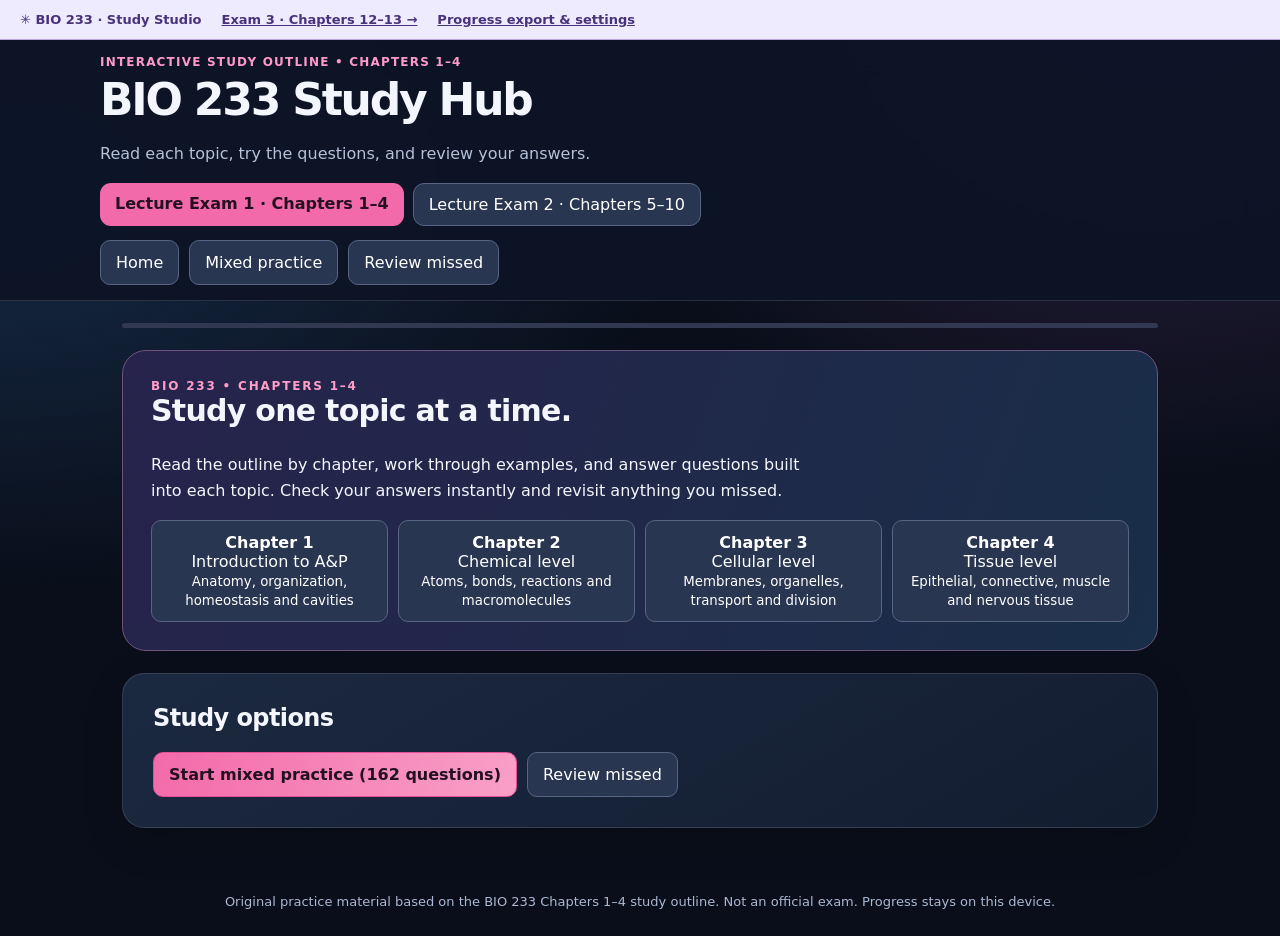
<file: exam1.html>
<!doctype html><html lang="en"><head><meta charset="utf-8"><meta name="viewport" content="width=device-width,initial-scale=1"><title>BIO 233 Study Hub</title><style>:root{font-family:system-ui,-apple-system,sans-serif;color:#e9edf6;background:#0d1120}*{box-sizing:border-box}body{margin:0}header{background:#161c30;border-bottom:1px solid #303a55;padding:20px}main{max-width:900px;margin:auto;padding:22px}h1{margin:5px 0}h2{margin-top:0}p{line-height:1.6}.muted{color:#abb8d2}.tag{color:#f5a8cc;font-weight:700;letter-spacing:.1em;font-size:12px}.card{background:#192139;border:1px solid #35405e;border-radius:18px;padding:22px;margin:18px 0}.grid{display:grid;grid-template-columns:repeat(auto-fit,minmax(180px,1fr));gap:10px}button{font:inherit;cursor:pointer;border:1px solid #576583;background:#293652;color:white;padding:12px 15px;border-radius:10px}button:hover{background:#3d4e72}button.primary{background:#e64e98;border-color:#e64e98;color:#190b16;font-weight:700}button.selected{border:2px solid #f2a0cb;background:#4d2850}.choice{display:block;width:100%;text-align:left;margin:8px 0}.hidden{display:none}.correct{color:#8de6b6}.wrong{color:#ffb0b0}.example{border-left:4px solid #e64e98;padding:12px 15px;background:#252840;border-radius:7px}.steps{display:flex;gap:7px;flex-wrap:wrap;margin:16px 0}.step{flex:1;min-width:130px;background:#283750;border-radius:9px;padding:12px;text-align:center}.toolbar{display:flex;gap:10px;flex-wrap:wrap;align-items:center}a{color:#f5a8cc}details{background:#222d46;padding:13px;border-radius:9px;margin-top:10px}summary{cursor:pointer}#progress{height:8px;background:#35405e;border-radius:8px;overflow:hidden}#bar{height:100%;background:#e64e98;width:0}footer{text-align:center;color:#abb8d2;padding:24px;font-size:13px}@media print{body{background:white;color:black}.card{background:white;color:black}button{display:none}}</style><style>
:root{color-scheme:dark;--bg:#090e1a;--panel:#151e31;--edge:#35435e;--pink:#f36aaa;--ink:#f3f6fc;--muted:#b5c1d7}
body{background:radial-gradient(ellipse at 90% -5%,#382449 0%,transparent 38%),radial-gradient(ellipse at 0% 20%,#162b46 0%,transparent 38%),var(--bg);color:var(--ink);min-height:100vh}
header{position:sticky;top:0;z-index:10;background:#0d1425eb;backdrop-filter:blur(18px);border-bottom:1px solid #ffffff20;padding:15px 20px}
header>div{max-width:1080px!important}main{max-width:1080px}h1{font-size:clamp(28px,5vw,44px);letter-spacing:-.05em}h2{letter-spacing:-.025em}.card{background:linear-gradient(150deg,#1b2940,#131d30);border:1px solid #ffffff20;box-shadow:0 15px 40px #00000020;border-radius:22px;padding:clamp(18px,4vw,30px)}.tag{color:#ff99c9}.muted{color:var(--muted)}button{transition:transform .16s,background .16s,border-color .16s}button:hover{transform:translateY(-1px);border-color:var(--pink)}button.primary{background:linear-gradient(110deg,#f36aaa,#f9a0c7);color:#241021}.choice{background:#17263d;border:1px solid #44536e;padding:15px 18px;line-height:1.45}.choice.selected{background:#53304d;border-color:#f6a0cb}.example{background:#2a2844;border-color:#fa81ba}.lesson-intro{font-size:17px;line-height:1.75}.figure{border:1px solid #4b5a75;background:linear-gradient(135deg,#101c30,#22233c);padding:15px;border-radius:16px;margin:18px 0;overflow:hidden}.figure svg{display:block;width:100%;height:auto;max-height:270px}.figure figcaption{color:#c8d3e5;font-size:13px;margin-top:10px}.keypoints{display:grid;grid-template-columns:repeat(auto-fit,minmax(180px,1fr));gap:10px;margin:15px 0}.keypoints>div{border:1px solid #42516d;background:#111e32;padding:13px;border-radius:12px}.keypoints strong{color:#ffa6d0}.card .card{box-shadow:none;background:#101a2d;border-radius:14px}.lesson-top{display:flex;justify-content:space-between;align-items:center;gap:12px}.pill{border:1px solid #73516c;color:#ffb1d5;border-radius:30px;padding:5px 11px;font-size:12px}.answerbox{background:#122e32;border:1px solid #3c887c;border-radius:12px;padding:14px;margin-top:12px}.answerbox.bad{background:#362333;border-color:#a65c80}.navchips{display:flex;gap:9px;overflow-x:auto;padding:5px 0 12px}.navchips button{white-space:nowrap}.hero{background:linear-gradient(110deg,#27234c,#192e48);border:1px solid #6d547c;padding:28px;border-radius:24px;margin:22px 0}.hero h2{font-size:30px}.hero p{max-width:650px}.chapter-button{text-align:left;min-height:135px;background:linear-gradient(135deg,#243551,#191c35);padding:20px}.chapter-button b{font-size:19px}.chapter-button small{display:block;margin-top:10px;color:#c7d2e7;line-height:1.5}.section-label{font-size:12px;letter-spacing:.15em;color:#ff9dc9;text-transform:uppercase;font-weight:800}#progress{position:sticky;top:75px;z-index:9;height:5px;background:#303950}#bar{background:linear-gradient(90deg,#e74e98,#ffc1db)}details{border:1px solid #42516d}summary{font-weight:650}footer{line-height:1.6}@media(max-width:550px){header{position:relative}#progress{top:0}.card{margin:12px 0}.toolbar button{flex:1}.grid{grid-template-columns:1fr 1fr}.chapter-button{min-height:145px}}@media(prefers-reduced-motion:reduce){button{transition:none}}
</style><style>.game-card{border:1px solid #8a608d;background:linear-gradient(150deg,#272345,#142a3d)}.game-head h2{margin-top:10px}.match-layout{display:grid;grid-template-columns:1fr 1.5fr;gap:15px}.match-bank,.match-targets{display:grid;gap:8px;align-content:start}.term-chip,.match-target{padding:12px;border:1px solid #6b7396;background:#182940;border-radius:12px;color:#f7f7fc;text-align:left}.term-chip{cursor:grab;touch-action:manipulation}.term-chip.selected{outline:3px solid #ff9ccc;background:#553753}.match-target{display:flex;justify-content:space-between;align-items:center;gap:10px;min-height:60px}.match-target span{flex:1}.match-target b{color:#ffa9d1}.match-target.matched{border-color:#6fdbb2;background:#173e39}.match-target.mismatch{border-color:#f1849c;background:#46283a}.game-actions,.base-controls{display:flex;gap:8px;flex-wrap:wrap;margin:16px 0}.base-controls button{min-width:55px;font-size:22px;font-weight:800}.game-feedback{min-height:26px;line-height:1.6;color:#d8e6f3}.strand{display:flex;gap:10px;align-items:center;margin:15px 0;flex-wrap:wrap}.base-row{display:flex;gap:4px;flex-wrap:wrap}.base-row b{width:30px;height:38px;border:1px solid #7c86a3;border-radius:7px;display:grid;place-items:center;background:#36415c;font-size:18px}.strand.rna .base-row b{background:#543554}.base-row b.base-good{background:#206b5a}.base-row b.base-bad{background:#883d58}@media(max-width:650px){.match-layout{grid-template-columns:1fr}.match-bank{grid-template-columns:repeat(2,minmax(0,1fr))}.match-target{flex-direction:column;align-items:start}.base-row b{width:25px;height:33px}}</style></head><body><header><div style="max-width:900px;margin:auto"><div class="tag">INTERACTIVE STUDY OUTLINE • CHAPTERS 1–4</div><h1>BIO 233 Study Hub</h1><p class="muted">Read each topic, try the questions, and review your answers.</p><nav aria-label="Study sections" style="display:flex;gap:9px;flex-wrap:wrap;margin:14px 0"><a href="index.html" aria-current="page" style="display:inline-block;padding:11px 15px;border-radius:11px;background:#f36aaa;color:#241021;font-weight:750;text-decoration:none">Lecture Exam 1 · Chapters 1–4</a><a href="lab.html" style="display:inline-block;padding:11px 15px;border:1px solid #576583;border-radius:11px;background:#293652;color:white;text-decoration:none">Lecture Exam 2 · Chapters 5–10</a></nav><div class="toolbar"><button onclick="show('home')">Home</button><button onclick="show('exam')">Mixed practice</button><button onclick="show('review')">Review missed</button></div></div></header><main><div id="progress"><div id="bar"></div></div><div id="app"></div></main><footer>Original practice material based on the BIO 233 Chapters 1–4 study outline. Not an official exam. Progress stays on this device.</footer><script src="extra-questions.js"></script><script src="better-distractors.js"></script><script>
const diagrams=["<svg viewBox=\"0 0 640 205\" role=\"img\" aria-label=\"Anatomy describes structure; physiology describes function\"><rect x=\"15\" y=\"20\" width=\"285\" height=\"155\" rx=\"18\" fill=\"#283955\"/><rect x=\"340\" y=\"20\" width=\"285\" height=\"155\" rx=\"18\" fill=\"#343052\"/><text x=\"157\" y=\"57\" fill=\"#ffacd3\" font-size=\"21\" text-anchor=\"middle\" font-weight=\"bold\">ANATOMY</text><text x=\"482\" y=\"57\" fill=\"#ffacd3\" font-size=\"21\" text-anchor=\"middle\" font-weight=\"bold\">PHYSIOLOGY</text><path d=\"M157 92 C122 59 91 94 157 151 C223 94 192 59 157 92Z\" fill=\"#f279a9\"/><text x=\"482\" y=\"106\" fill=\"#fff\" text-anchor=\"middle\" font-size=\"19\">Heart pumps blood</text><path d=\"M385 137h194m-16 -11 16 11 -16 11\" stroke=\"#8ddbc7\" stroke-width=\"5\" fill=\"none\"/><text x=\"157\" y=\"190\" fill=\"#cdd6e9\" text-anchor=\"middle\" font-size=\"13\">Structure and relationships</text><text x=\"482\" y=\"190\" fill=\"#cdd6e9\" text-anchor=\"middle\" font-size=\"13\">What the structure does</text></svg>","<svg viewBox=\"0 0 640 155\" role=\"img\" aria-label=\"Levels of organization from chemical to organism\"><rect x=\"2\" y=\"40\" width=\"98\" height=\"68\" rx=\"12\" fill=\"#663e65\"/><text x=\"51\" y=\"80\" font-size=\"14\" fill=\"white\" text-anchor=\"middle\">Chemical</text><text x=\"103\" y=\"80\" font-size=\"16\" fill=\"#ffc0db\">›</text><rect x=\"108\" y=\"40\" width=\"98\" height=\"68\" rx=\"12\" fill=\"#384565\"/><text x=\"157\" y=\"80\" font-size=\"14\" fill=\"white\" text-anchor=\"middle\">Cell</text><text x=\"209\" y=\"80\" font-size=\"16\" fill=\"#ffc0db\">›</text><rect x=\"214\" y=\"40\" width=\"98\" height=\"68\" rx=\"12\" fill=\"#663e65\"/><text x=\"263\" y=\"80\" font-size=\"14\" fill=\"white\" text-anchor=\"middle\">Tissue</text><text x=\"315\" y=\"80\" font-size=\"16\" fill=\"#ffc0db\">›</text><rect x=\"320\" y=\"40\" width=\"98\" height=\"68\" rx=\"12\" fill=\"#384565\"/><text x=\"369\" y=\"80\" font-size=\"14\" fill=\"white\" text-anchor=\"middle\">Organ</text><text x=\"421\" y=\"80\" font-size=\"16\" fill=\"#ffc0db\">›</text><rect x=\"426\" y=\"40\" width=\"98\" height=\"68\" rx=\"12\" fill=\"#663e65\"/><text x=\"475\" y=\"80\" font-size=\"14\" fill=\"white\" text-anchor=\"middle\">System</text><text x=\"527\" y=\"80\" font-size=\"16\" fill=\"#ffc0db\">›</text><rect x=\"532\" y=\"40\" width=\"98\" height=\"68\" rx=\"12\" fill=\"#384565\"/><text x=\"581\" y=\"80\" font-size=\"14\" fill=\"white\" text-anchor=\"middle\">Organism</text></svg>","<svg viewBox=\"0 0 640 240\" role=\"img\" aria-label=\"Negative feedback loop\"><rect x=\"225\" y=\"10\" width=\"190\" height=\"44\" rx=\"10\" fill=\"#713e69\"/><text x=\"320\" y=\"37\" fill=\"white\" text-anchor=\"middle\">Stimulus: change</text><path d=\"M320 54v22m0 50v22m0 50v22\" stroke=\"#f8b1d1\" stroke-width=\"3\"/><rect x=\"225\" y=\"77\" width=\"190\" height=\"46\" rx=\"10\" fill=\"#304e65\"/><text x=\"320\" y=\"105\" fill=\"white\" text-anchor=\"middle\">Receptor detects</text><rect x=\"225\" y=\"149\" width=\"190\" height=\"46\" rx=\"10\" fill=\"#304e65\"/><text x=\"320\" y=\"177\" fill=\"white\" text-anchor=\"middle\">Control center</text><rect x=\"15\" y=\"149\" width=\"170\" height=\"46\" rx=\"10\" fill=\"#375a56\"/><text x=\"100\" y=\"177\" fill=\"white\" text-anchor=\"middle\">Effector responds</text><path d=\"M225 172h-40M100 149V35h125\" stroke=\"#8de6b6\" stroke-width=\"3\" fill=\"none\"/><text x=\"320\" y=\"231\" fill=\"#d4deed\" text-anchor=\"middle\" font-size=\"15\">Response moves condition toward normal</text></svg>","<svg viewBox=\"0 0 640 195\" role=\"img\" aria-label=\"Anatomical planes\"><ellipse cx=\"320\" cy=\"33\" rx=\"27\" ry=\"29\" fill=\"#d5a9b5\"/><path d=\"M295 65h50l32 66-23 8-13-35v73h-17v-63h-9v63h-17v-73l-13 35-23-8Z\" fill=\"#d5a9b5\"/><path d=\"M320 3v175\" stroke=\"#ff79ad\" stroke-width=\"4\" stroke-dasharray=\"8 5\"/><path d=\"M260 112h118\" stroke=\"#8bd7d1\" stroke-width=\"4\" stroke-dasharray=\"8 5\"/><text x=\"402\" y=\"60\" fill=\"#ffadd0\" font-size=\"17\">Sagittal: left/right</text><text x=\"402\" y=\"112\" fill=\"#9fe7dd\" font-size=\"17\">Transverse: top/bottom</text><text x=\"20\" y=\"183\" fill=\"#cdd6e9\" font-size=\"15\">Frontal plane divides front/back (not shown edge-on).</text></svg>","<svg viewBox=\"0 0 640 170\" role=\"img\" aria-label=\"Atomic structure\"><circle cx=\"130\" cy=\"83\" r=\"67\" stroke=\"#7296c7\" fill=\"none\" stroke-width=\"2\"/><circle cx=\"130\" cy=\"83\" r=\"36\" fill=\"#68466c\"/><circle cx=\"117\" cy=\"77\" r=\"11\" fill=\"#f68fb9\"/><circle cx=\"142\" cy=\"91\" r=\"11\" fill=\"#a8c1db\"/><circle cx=\"180\" cy=\"38\" r=\"7\" fill=\"#8de6b6\"/><circle cx=\"80\" cy=\"128\" r=\"7\" fill=\"#8de6b6\"/><text x=\"260\" y=\"49\" fill=\"#f68fb9\" font-size=\"20\">Proton: positive (+)</text><text x=\"260\" y=\"86\" fill=\"#c4d2e8\" font-size=\"20\">Neutron: neutral (0)</text><text x=\"260\" y=\"123\" fill=\"#8de6b6\" font-size=\"20\">Electron: negative (−)</text><text x=\"260\" y=\"155\" fill=\"white\" font-size=\"15\">Atomic number = number of protons</text></svg>","<svg viewBox=\"0 0 640 165\" role=\"img\" aria-label=\"Ionic and covalent bonds\"><rect x=\"10\" y=\"15\" width=\"300\" height=\"135\" rx=\"15\" fill=\"#283951\"/><rect x=\"330\" y=\"15\" width=\"300\" height=\"135\" rx=\"15\" fill=\"#36304e\"/><text x=\"160\" y=\"42\" text-anchor=\"middle\" fill=\"#ffafd3\" font-size=\"20\">IONIC</text><circle cx=\"95\" cy=\"90\" r=\"25\" fill=\"#d76e98\"/><circle cx=\"225\" cy=\"90\" r=\"25\" fill=\"#7db9b5\"/><text x=\"95\" y=\"97\" text-anchor=\"middle\" fill=\"white\" font-size=\"23\">+</text><text x=\"225\" y=\"97\" text-anchor=\"middle\" fill=\"white\" font-size=\"23\">−</text><text x=\"160\" y=\"133\" text-anchor=\"middle\" fill=\"white\" font-size=\"14\">Opposite charges attract</text><text x=\"480\" y=\"42\" text-anchor=\"middle\" fill=\"#ffafd3\" font-size=\"20\">COVALENT</text><circle cx=\"455\" cy=\"90\" r=\"26\" fill=\"#d76e98\"/><circle cx=\"505\" cy=\"90\" r=\"26\" fill=\"#7db9b5\"/><path d=\"M476 90h8\" stroke=\"white\" stroke-width=\"5\"/><text x=\"480\" y=\"133\" text-anchor=\"middle\" fill=\"white\" font-size=\"14\">Electrons are shared</text></svg>","<svg viewBox=\"0 0 640 165\" role=\"img\" aria-label=\"Water polarity and hydrogen bonding\"><circle cx=\"130\" cy=\"65\" r=\"25\" fill=\"#e16b9b\"/><circle cx=\"104\" cy=\"100\" r=\"14\" fill=\"#c6d8e9\"/><circle cx=\"156\" cy=\"100\" r=\"14\" fill=\"#c6d8e9\"/><text x=\"130\" y=\"71\" fill=\"white\" text-anchor=\"middle\">O δ−</text><circle cx=\"330\" cy=\"65\" r=\"25\" fill=\"#e16b9b\"/><circle cx=\"304\" cy=\"100\" r=\"14\" fill=\"#c6d8e9\"/><circle cx=\"356\" cy=\"100\" r=\"14\" fill=\"#c6d8e9\"/><text x=\"330\" y=\"71\" fill=\"white\" text-anchor=\"middle\">O δ−</text><circle cx=\"530\" cy=\"65\" r=\"25\" fill=\"#e16b9b\"/><circle cx=\"504\" cy=\"100\" r=\"14\" fill=\"#c6d8e9\"/><circle cx=\"556\" cy=\"100\" r=\"14\" fill=\"#c6d8e9\"/><text x=\"530\" y=\"71\" fill=\"white\" text-anchor=\"middle\">O δ−</text><path d=\"M170 90h118m82 0h118\" stroke=\"#8de6b6\" stroke-width=\"3\" stroke-dasharray=\"7 6\"/><text x=\"320\" y=\"147\" text-anchor=\"middle\" fill=\"white\" font-size=\"17\">Dotted lines: hydrogen attractions between water molecules</text></svg>","<svg viewBox=\"0 0 640 150\" role=\"img\" aria-label=\"Enzymes lower activation energy\"><path d=\"M45 120H605M45 120V15\" stroke=\"#c9d4e6\" stroke-width=\"2\"/><path d=\"M55 115Q200 -60 350 90Q420 110 595 45\" stroke=\"#ef88b3\" stroke-width=\"4\" fill=\"none\"/><path d=\"M55 115Q200 25 350 90Q420 110 595 45\" stroke=\"#8de6b6\" stroke-width=\"4\" fill=\"none\"/><text x=\"360\" y=\"22\" fill=\"#ef88b3\" font-size=\"16\">Without enzyme: higher barrier</text><text x=\"360\" y=\"43\" fill=\"#8de6b6\" font-size=\"16\">With enzyme: lower barrier</text></svg>","<svg viewBox=\"0 0 640 165\" role=\"img\" aria-label=\"Major biological macromolecules\"><rect x=\"5\" y=\"20\" width=\"148\" height=\"125\" rx=\"15\" fill=\"#593a5d\"/><text x=\"79\" y=\"56\" text-anchor=\"middle\" fill=\"#ffadd1\" font-size=\"17\">Carbohydrate</text><text x=\"79\" y=\"89\" text-anchor=\"middle\" fill=\"white\" font-size=\"14\">Energy</text><text x=\"79\" y=\"109\" text-anchor=\"middle\" fill=\"white\" font-size=\"14\">and storage</text><rect x=\"163\" y=\"20\" width=\"148\" height=\"125\" rx=\"15\" fill=\"#34445d\"/><text x=\"237\" y=\"56\" text-anchor=\"middle\" fill=\"#ffadd1\" font-size=\"17\">Lipid</text><text x=\"237\" y=\"89\" text-anchor=\"middle\" fill=\"white\" font-size=\"14\">Storage /</text><text x=\"237\" y=\"109\" text-anchor=\"middle\" fill=\"white\" font-size=\"14\">membranes</text><rect x=\"321\" y=\"20\" width=\"148\" height=\"125\" rx=\"15\" fill=\"#593a5d\"/><text x=\"395\" y=\"56\" text-anchor=\"middle\" fill=\"#ffadd1\" font-size=\"17\">Protein</text><text x=\"395\" y=\"89\" text-anchor=\"middle\" fill=\"white\" font-size=\"14\">Structure /</text><text x=\"395\" y=\"109\" text-anchor=\"middle\" fill=\"white\" font-size=\"14\">function</text><rect x=\"479\" y=\"20\" width=\"148\" height=\"125\" rx=\"15\" fill=\"#34445d\"/><text x=\"553\" y=\"56\" text-anchor=\"middle\" fill=\"#ffadd1\" font-size=\"17\">Nucleic acid</text><text x=\"553\" y=\"89\" text-anchor=\"middle\" fill=\"white\" font-size=\"14\">Genetic</text><text x=\"553\" y=\"109\" text-anchor=\"middle\" fill=\"white\" font-size=\"14\">information</text></svg>","<svg viewBox=\"0 0 640 180\" role=\"img\" aria-label=\"Phospholipid bilayer\"><text x=\"320\" y=\"23\" fill=\"white\" text-anchor=\"middle\">Extracellular fluid</text><circle cx=\"45\" cy=\"56\" r=\"12\" fill=\"#f68ebc\"/><path d=\"M41 68v40m8 -40v40\" stroke=\"#a1bad4\" stroke-width=\"4\"/><circle cx=\"45\" cy=\"124\" r=\"12\" fill=\"#f68ebc\"/> <circle cx=\"90\" cy=\"56\" r=\"12\" fill=\"#f68ebc\"/><path d=\"M86 68v40m8 -40v40\" stroke=\"#a1bad4\" stroke-width=\"4\"/><circle cx=\"90\" cy=\"124\" r=\"12\" fill=\"#f68ebc\"/> <circle cx=\"135\" cy=\"56\" r=\"12\" fill=\"#f68ebc\"/><path d=\"M131 68v40m8 -40v40\" stroke=\"#a1bad4\" stroke-width=\"4\"/><circle cx=\"135\" cy=\"124\" r=\"12\" fill=\"#f68ebc\"/> <circle cx=\"180\" cy=\"56\" r=\"12\" fill=\"#f68ebc\"/><path d=\"M176 68v40m8 -40v40\" stroke=\"#a1bad4\" stroke-width=\"4\"/><circle cx=\"180\" cy=\"124\" r=\"12\" fill=\"#f68ebc\"/> <circle cx=\"225\" cy=\"56\" r=\"12\" fill=\"#f68ebc\"/><path d=\"M221 68v40m8 -40v40\" stroke=\"#a1bad4\" stroke-width=\"4\"/><circle cx=\"225\" cy=\"124\" r=\"12\" fill=\"#f68ebc\"/> <circle cx=\"270\" cy=\"56\" r=\"12\" fill=\"#f68ebc\"/><path d=\"M266 68v40m8 -40v40\" stroke=\"#a1bad4\" stroke-width=\"4\"/><circle cx=\"270\" cy=\"124\" r=\"12\" fill=\"#f68ebc\"/> <circle cx=\"315\" cy=\"56\" r=\"12\" fill=\"#f68ebc\"/><path d=\"M311 68v40m8 -40v40\" stroke=\"#a1bad4\" stroke-width=\"4\"/><circle cx=\"315\" cy=\"124\" r=\"12\" fill=\"#f68ebc\"/> <circle cx=\"360\" cy=\"56\" r=\"12\" fill=\"#f68ebc\"/><path d=\"M356 68v40m8 -40v40\" stroke=\"#a1bad4\" stroke-width=\"4\"/><circle cx=\"360\" cy=\"124\" r=\"12\" fill=\"#f68ebc\"/> <circle cx=\"405\" cy=\"56\" r=\"12\" fill=\"#f68ebc\"/><path d=\"M401 68v40m8 -40v40\" stroke=\"#a1bad4\" stroke-width=\"4\"/><circle cx=\"405\" cy=\"124\" r=\"12\" fill=\"#f68ebc\"/> <circle cx=\"450\" cy=\"56\" r=\"12\" fill=\"#f68ebc\"/><path d=\"M446 68v40m8 -40v40\" stroke=\"#a1bad4\" stroke-width=\"4\"/><circle cx=\"450\" cy=\"124\" r=\"12\" fill=\"#f68ebc\"/> <circle cx=\"495\" cy=\"56\" r=\"12\" fill=\"#f68ebc\"/><path d=\"M491 68v40m8 -40v40\" stroke=\"#a1bad4\" stroke-width=\"4\"/><circle cx=\"495\" cy=\"124\" r=\"12\" fill=\"#f68ebc\"/> <circle cx=\"540\" cy=\"56\" r=\"12\" fill=\"#f68ebc\"/><path d=\"M536 68v40m8 -40v40\" stroke=\"#a1bad4\" stroke-width=\"4\"/><circle cx=\"540\" cy=\"124\" r=\"12\" fill=\"#f68ebc\"/> <circle cx=\"585\" cy=\"56\" r=\"12\" fill=\"#f68ebc\"/><path d=\"M581 68v40m8 -40v40\" stroke=\"#a1bad4\" stroke-width=\"4\"/><circle cx=\"585\" cy=\"124\" r=\"12\" fill=\"#f68ebc\"/> <text x=\"320\" y=\"166\" fill=\"white\" text-anchor=\"middle\">Cytoplasm • heads face water; tails face inward</text></svg>","<svg viewBox=\"0 0 640 160\" role=\"img\" aria-label=\"Cell organelles\"><ellipse cx=\"180\" cy=\"78\" rx=\"145\" ry=\"65\" fill=\"#314961\" stroke=\"#89d6cf\" stroke-width=\"3\"/><ellipse cx=\"130\" cy=\"75\" rx=\"43\" ry=\"35\" fill=\"#9e6295\"/><ellipse cx=\"250\" cy=\"65\" rx=\"30\" ry=\"17\" fill=\"#d76e98\"/><path d=\"M227 65q22 -18 46 0q-22 18 -46 0\" fill=\"none\" stroke=\"#f8c0d8\" stroke-width=\"3\"/><path d=\"M190 112q35 -25 70 0m-70 9q35 -25 70 0\" stroke=\"#7eb5d2\" fill=\"none\" stroke-width=\"5\"/><text x=\"365\" y=\"42\" fill=\"#e4eafa\" font-size=\"18\">Nucleus → DNA</text><text x=\"365\" y=\"77\" fill=\"#e4eafa\" font-size=\"18\">Mitochondria → ATP</text><text x=\"365\" y=\"112\" fill=\"#e4eafa\" font-size=\"18\">Ribosomes → proteins</text><text x=\"365\" y=\"147\" fill=\"#e4eafa\" font-size=\"18\">Golgi → modifies / sorts</text></svg>","<svg viewBox=\"0 0 640 170\" role=\"img\" aria-label=\"Tonicity and water movement\"><rect x=\"7\" y=\"12\" width=\"196\" height=\"145\" rx=\"15\" fill=\"#263852\"/><text x=\"105\" y=\"39\" text-anchor=\"middle\" fill=\"#ffb0d3\" font-size=\"19\">Hypotonic</text><circle cx=\"105\" cy=\"92\" r=\"36\" stroke=\"#8de6b6\" stroke-width=\"4\" fill=\"#704668\"/><text x=\"105\" y=\"145\" text-anchor=\"middle\" fill=\"white\" font-size=\"14\">Water enters</text><rect x=\"217\" y=\"12\" width=\"196\" height=\"145\" rx=\"15\" fill=\"#263852\"/><text x=\"315\" y=\"39\" text-anchor=\"middle\" fill=\"#ffb0d3\" font-size=\"19\">Isotonic</text><circle cx=\"315\" cy=\"92\" r=\"29\" stroke=\"#8de6b6\" stroke-width=\"4\" fill=\"#704668\"/><text x=\"315\" y=\"145\" text-anchor=\"middle\" fill=\"white\" font-size=\"14\">No net movement</text><rect x=\"427\" y=\"12\" width=\"196\" height=\"145\" rx=\"15\" fill=\"#263852\"/><text x=\"525\" y=\"39\" text-anchor=\"middle\" fill=\"#ffb0d3\" font-size=\"19\">Hypertonic</text><circle cx=\"525\" cy=\"92\" r=\"22\" stroke=\"#8de6b6\" stroke-width=\"4\" fill=\"#704668\"/><text x=\"525\" y=\"145\" text-anchor=\"middle\" fill=\"white\" font-size=\"14\">Water leaves</text></svg>","<svg viewBox=\"0 0 640 140\" role=\"img\" aria-label=\"DNA to RNA to protein\"><rect x=\"20\" y=\"35\" width=\"145\" height=\"60\" rx=\"13\" fill=\"#6b426e\"/><rect x=\"245\" y=\"35\" width=\"145\" height=\"60\" rx=\"13\" fill=\"#36556c\"/><rect x=\"470\" y=\"35\" width=\"145\" height=\"60\" rx=\"13\" fill=\"#3a675e\"/><text x=\"92\" y=\"71\" fill=\"white\" text-anchor=\"middle\" font-size=\"22\">DNA</text><text x=\"317\" y=\"71\" fill=\"white\" text-anchor=\"middle\" font-size=\"22\">RNA</text><text x=\"542\" y=\"71\" fill=\"white\" text-anchor=\"middle\" font-size=\"22\">Protein</text><path d=\"M165 65h75m-12 -8 12 8 -12 8M390 65h75m-12 -8 12 8 -12 8\" stroke=\"#f7a4cb\" stroke-width=\"3\" fill=\"none\"/><text x=\"202\" y=\"25\" fill=\"#d7e1f0\" text-anchor=\"middle\" font-size=\"12\">Transcription</text><text x=\"427\" y=\"25\" fill=\"#d7e1f0\" text-anchor=\"middle\" font-size=\"12\">Translation</text></svg>","<svg viewBox=\"0 0 640 145\" role=\"img\" aria-label=\"Cell cycle phases\"><rect x=\"6\" y=\"37\" width=\"77\" height=\"66\" rx=\"12\" fill=\"#3a5569\"/><text x=\"44\" y=\"76\" fill=\"white\" text-anchor=\"middle\" font-size=\"22\">G1</text><rect x=\"96\" y=\"37\" width=\"77\" height=\"66\" rx=\"12\" fill=\"#3a5569\"/><text x=\"134\" y=\"76\" fill=\"white\" text-anchor=\"middle\" font-size=\"22\">S</text><rect x=\"186\" y=\"37\" width=\"77\" height=\"66\" rx=\"12\" fill=\"#3a5569\"/><text x=\"224\" y=\"76\" fill=\"white\" text-anchor=\"middle\" font-size=\"22\">G2</text><rect x=\"276\" y=\"37\" width=\"77\" height=\"66\" rx=\"12\" fill=\"#71466a\"/><text x=\"314\" y=\"76\" fill=\"white\" text-anchor=\"middle\" font-size=\"22\">P</text><rect x=\"366\" y=\"37\" width=\"77\" height=\"66\" rx=\"12\" fill=\"#71466a\"/><text x=\"404\" y=\"76\" fill=\"white\" text-anchor=\"middle\" font-size=\"22\">M</text><rect x=\"456\" y=\"37\" width=\"77\" height=\"66\" rx=\"12\" fill=\"#71466a\"/><text x=\"494\" y=\"76\" fill=\"white\" text-anchor=\"middle\" font-size=\"22\">A</text><rect x=\"546\" y=\"37\" width=\"77\" height=\"66\" rx=\"12\" fill=\"#71466a\"/><text x=\"584\" y=\"76\" fill=\"white\" text-anchor=\"middle\" font-size=\"22\">T</text><text x=\"140\" y=\"25\" fill=\"#8de6b6\" text-anchor=\"middle\">Interphase</text><text x=\"495\" y=\"25\" fill=\"#ffa9d1\" text-anchor=\"middle\">Mitosis</text><text x=\"320\" y=\"132\" fill=\"white\" text-anchor=\"middle\" font-size=\"15\">DNA replication occurs in S phase</text></svg>","<svg viewBox=\"0 0 640 150\" role=\"img\" aria-label=\"Four tissue categories\"><rect x=\"5\" y=\"16\" width=\"148\" height=\"120\" rx=\"15\" fill=\"#653e64\"/><text x=\"79\" y=\"56\" fill=\"#ffb1d5\" text-anchor=\"middle\" font-size=\"18\">Epithelial</text><text x=\"79\" y=\"87\" fill=\"white\" text-anchor=\"middle\" font-size=\"14\">Covers / lines</text><rect x=\"163\" y=\"16\" width=\"148\" height=\"120\" rx=\"15\" fill=\"#344b61\"/><text x=\"237\" y=\"56\" fill=\"#ffb1d5\" text-anchor=\"middle\" font-size=\"18\">Connective</text><text x=\"237\" y=\"87\" fill=\"white\" text-anchor=\"middle\" font-size=\"14\">Supports / binds</text><rect x=\"321\" y=\"16\" width=\"148\" height=\"120\" rx=\"15\" fill=\"#653e64\"/><text x=\"395\" y=\"56\" fill=\"#ffb1d5\" text-anchor=\"middle\" font-size=\"18\">Muscle</text><text x=\"395\" y=\"87\" fill=\"white\" text-anchor=\"middle\" font-size=\"14\">Contracts</text><rect x=\"479\" y=\"16\" width=\"148\" height=\"120\" rx=\"15\" fill=\"#344b61\"/><text x=\"553\" y=\"56\" fill=\"#ffb1d5\" text-anchor=\"middle\" font-size=\"18\">Nervous</text><text x=\"553\" y=\"87\" fill=\"white\" text-anchor=\"middle\" font-size=\"14\">Communicates</text></svg>","<svg viewBox=\"0 0 640 185\" role=\"img\" aria-label=\"Epithelial layers and cell shapes\"><rect x=\"5\" y=\"15\" width=\"148\" height=\"150\" rx=\"12\" fill=\"#273750\"/><rect x=\"15\" y=\"100\" width=\"12\" height=\"13\" rx=\"3\" fill=\"#db83ae\" stroke=\"#9b547f\"/><rect x=\"29\" y=\"100\" width=\"12\" height=\"13\" rx=\"3\" fill=\"#db83ae\" stroke=\"#9b547f\"/><rect x=\"43\" y=\"100\" width=\"12\" height=\"13\" rx=\"3\" fill=\"#db83ae\" stroke=\"#9b547f\"/><rect x=\"57\" y=\"100\" width=\"12\" height=\"13\" rx=\"3\" fill=\"#db83ae\" stroke=\"#9b547f\"/><rect x=\"71\" y=\"100\" width=\"12\" height=\"13\" rx=\"3\" fill=\"#db83ae\" stroke=\"#9b547f\"/><rect x=\"85\" y=\"100\" width=\"12\" height=\"13\" rx=\"3\" fill=\"#db83ae\" stroke=\"#9b547f\"/><rect x=\"99\" y=\"100\" width=\"12\" height=\"13\" rx=\"3\" fill=\"#db83ae\" stroke=\"#9b547f\"/><rect x=\"113\" y=\"100\" width=\"12\" height=\"13\" rx=\"3\" fill=\"#db83ae\" stroke=\"#9b547f\"/><rect x=\"127\" y=\"100\" width=\"12\" height=\"13\" rx=\"3\" fill=\"#db83ae\" stroke=\"#9b547f\"/><path d=\"M15 119h128\" stroke=\"#8de6b6\" stroke-width=\"3\"/><text x=\"79\" y=\"147\" fill=\"white\" text-anchor=\"middle\" font-size=\"13\">Simple squamous</text><rect x=\"163\" y=\"15\" width=\"148\" height=\"150\" rx=\"12\" fill=\"#273750\"/><rect x=\"173\" y=\"83\" width=\"12\" height=\"30\" rx=\"3\" fill=\"#db83ae\" stroke=\"#9b547f\"/><rect x=\"187\" y=\"83\" width=\"12\" height=\"30\" rx=\"3\" fill=\"#db83ae\" stroke=\"#9b547f\"/><rect x=\"201\" y=\"83\" width=\"12\" height=\"30\" rx=\"3\" fill=\"#db83ae\" stroke=\"#9b547f\"/><rect x=\"215\" y=\"83\" width=\"12\" height=\"30\" rx=\"3\" fill=\"#db83ae\" stroke=\"#9b547f\"/><rect x=\"229\" y=\"83\" width=\"12\" height=\"30\" rx=\"3\" fill=\"#db83ae\" stroke=\"#9b547f\"/><rect x=\"243\" y=\"83\" width=\"12\" height=\"30\" rx=\"3\" fill=\"#db83ae\" stroke=\"#9b547f\"/><rect x=\"257\" y=\"83\" width=\"12\" height=\"30\" rx=\"3\" fill=\"#db83ae\" stroke=\"#9b547f\"/><rect x=\"271\" y=\"83\" width=\"12\" height=\"30\" rx=\"3\" fill=\"#db83ae\" stroke=\"#9b547f\"/><rect x=\"285\" y=\"83\" width=\"12\" height=\"30\" rx=\"3\" fill=\"#db83ae\" stroke=\"#9b547f\"/><path d=\"M173 119h128\" stroke=\"#8de6b6\" stroke-width=\"3\"/><text x=\"237\" y=\"147\" fill=\"white\" text-anchor=\"middle\" font-size=\"13\">Simple cuboidal</text><rect x=\"321\" y=\"15\" width=\"148\" height=\"150\" rx=\"12\" fill=\"#273750\"/><rect x=\"331\" y=\"58\" width=\"15\" height=\"55\" rx=\"3\" fill=\"#db83ae\" stroke=\"#9b547f\"/><rect x=\"349\" y=\"58\" width=\"15\" height=\"55\" rx=\"3\" fill=\"#db83ae\" stroke=\"#9b547f\"/><rect x=\"367\" y=\"58\" width=\"15\" height=\"55\" rx=\"3\" fill=\"#db83ae\" stroke=\"#9b547f\"/><rect x=\"385\" y=\"58\" width=\"15\" height=\"55\" rx=\"3\" fill=\"#db83ae\" stroke=\"#9b547f\"/><rect x=\"403\" y=\"58\" width=\"15\" height=\"55\" rx=\"3\" fill=\"#db83ae\" stroke=\"#9b547f\"/><rect x=\"421\" y=\"58\" width=\"15\" height=\"55\" rx=\"3\" fill=\"#db83ae\" stroke=\"#9b547f\"/><rect x=\"439\" y=\"58\" width=\"15\" height=\"55\" rx=\"3\" fill=\"#db83ae\" stroke=\"#9b547f\"/><path d=\"M331 119h128\" stroke=\"#8de6b6\" stroke-width=\"3\"/><text x=\"395\" y=\"147\" fill=\"white\" text-anchor=\"middle\" font-size=\"13\">Simple columnar</text><rect x=\"479\" y=\"15\" width=\"148\" height=\"150\" rx=\"12\" fill=\"#273750\"/><rect x=\"489\" y=\"98\" width=\"12\" height=\"15\" rx=\"3\" fill=\"#db83ae\" stroke=\"#9b547f\"/><rect x=\"503\" y=\"98\" width=\"12\" height=\"15\" rx=\"3\" fill=\"#db83ae\" stroke=\"#9b547f\"/><rect x=\"517\" y=\"98\" width=\"12\" height=\"15\" rx=\"3\" fill=\"#db83ae\" stroke=\"#9b547f\"/><rect x=\"531\" y=\"98\" width=\"12\" height=\"15\" rx=\"3\" fill=\"#db83ae\" stroke=\"#9b547f\"/><rect x=\"545\" y=\"98\" width=\"12\" height=\"15\" rx=\"3\" fill=\"#db83ae\" stroke=\"#9b547f\"/><rect x=\"559\" y=\"98\" width=\"12\" height=\"15\" rx=\"3\" fill=\"#db83ae\" stroke=\"#9b547f\"/><rect x=\"573\" y=\"98\" width=\"12\" height=\"15\" rx=\"3\" fill=\"#db83ae\" stroke=\"#9b547f\"/><rect x=\"587\" y=\"98\" width=\"12\" height=\"15\" rx=\"3\" fill=\"#db83ae\" stroke=\"#9b547f\"/><rect x=\"601\" y=\"98\" width=\"12\" height=\"15\" rx=\"3\" fill=\"#db83ae\" stroke=\"#9b547f\"/><rect x=\"489\" y=\"80\" width=\"12\" height=\"15\" rx=\"3\" fill=\"#db83ae\" stroke=\"#9b547f\"/><rect x=\"503\" y=\"80\" width=\"12\" height=\"15\" rx=\"3\" fill=\"#db83ae\" stroke=\"#9b547f\"/><rect x=\"517\" y=\"80\" width=\"12\" height=\"15\" rx=\"3\" fill=\"#db83ae\" stroke=\"#9b547f\"/><rect x=\"531\" y=\"80\" width=\"12\" height=\"15\" rx=\"3\" fill=\"#db83ae\" stroke=\"#9b547f\"/><rect x=\"545\" y=\"80\" width=\"12\" height=\"15\" rx=\"3\" fill=\"#db83ae\" stroke=\"#9b547f\"/><rect x=\"559\" y=\"80\" width=\"12\" height=\"15\" rx=\"3\" fill=\"#db83ae\" stroke=\"#9b547f\"/><rect x=\"573\" y=\"80\" width=\"12\" height=\"15\" rx=\"3\" fill=\"#db83ae\" stroke=\"#9b547f\"/><rect x=\"587\" y=\"80\" width=\"12\" height=\"15\" rx=\"3\" fill=\"#db83ae\" stroke=\"#9b547f\"/><rect x=\"601\" y=\"80\" width=\"12\" height=\"15\" rx=\"3\" fill=\"#db83ae\" stroke=\"#9b547f\"/><rect x=\"489\" y=\"62\" width=\"12\" height=\"15\" rx=\"3\" fill=\"#db83ae\" stroke=\"#9b547f\"/><rect x=\"503\" y=\"62\" width=\"12\" height=\"15\" rx=\"3\" fill=\"#db83ae\" stroke=\"#9b547f\"/><rect x=\"517\" y=\"62\" width=\"12\" height=\"15\" rx=\"3\" fill=\"#db83ae\" stroke=\"#9b547f\"/><rect x=\"531\" y=\"62\" width=\"12\" height=\"15\" rx=\"3\" fill=\"#db83ae\" stroke=\"#9b547f\"/><rect x=\"545\" y=\"62\" width=\"12\" height=\"15\" rx=\"3\" fill=\"#db83ae\" stroke=\"#9b547f\"/><rect x=\"559\" y=\"62\" width=\"12\" height=\"15\" rx=\"3\" fill=\"#db83ae\" stroke=\"#9b547f\"/><rect x=\"573\" y=\"62\" width=\"12\" height=\"15\" rx=\"3\" fill=\"#db83ae\" stroke=\"#9b547f\"/><rect x=\"587\" y=\"62\" width=\"12\" height=\"15\" rx=\"3\" fill=\"#db83ae\" stroke=\"#9b547f\"/><rect x=\"601\" y=\"62\" width=\"12\" height=\"15\" rx=\"3\" fill=\"#db83ae\" stroke=\"#9b547f\"/><path d=\"M489 119h128\" stroke=\"#8de6b6\" stroke-width=\"3\"/><text x=\"553\" y=\"147\" fill=\"white\" text-anchor=\"middle\" font-size=\"13\">Stratified</text></svg>","<svg viewBox=\"0 0 640 160\" role=\"img\" aria-label=\"Connective tissue examples\"><rect x=\"5\" y=\"15\" width=\"148\" height=\"130\" rx=\"14\" fill=\"#293b54\"/><ellipse cx=\"25\" cy=\"60\" rx=\"7\" ry=\"7\" fill=\"#bd86b1\" stroke=\"#eac8de\"/><ellipse cx=\"48\" cy=\"80\" rx=\"7\" ry=\"7\" fill=\"#bd86b1\" stroke=\"#eac8de\"/><ellipse cx=\"71\" cy=\"60\" rx=\"7\" ry=\"7\" fill=\"#bd86b1\" stroke=\"#eac8de\"/><ellipse cx=\"94\" cy=\"80\" rx=\"7\" ry=\"7\" fill=\"#bd86b1\" stroke=\"#eac8de\"/><ellipse cx=\"117\" cy=\"60\" rx=\"7\" ry=\"7\" fill=\"#bd86b1\" stroke=\"#eac8de\"/><text x=\"79\" y=\"129\" fill=\"white\" text-anchor=\"middle\" font-size=\"16\">Areolar</text><rect x=\"163\" y=\"15\" width=\"148\" height=\"130\" rx=\"14\" fill=\"#293b54\"/><ellipse cx=\"183\" cy=\"60\" rx=\"14\" ry=\"18\" fill=\"#dcb5d0\" stroke=\"#eac8de\"/><ellipse cx=\"206\" cy=\"80\" rx=\"14\" ry=\"18\" fill=\"#dcb5d0\" stroke=\"#eac8de\"/><ellipse cx=\"229\" cy=\"60\" rx=\"14\" ry=\"18\" fill=\"#dcb5d0\" stroke=\"#eac8de\"/><ellipse cx=\"252\" cy=\"80\" rx=\"14\" ry=\"18\" fill=\"#dcb5d0\" stroke=\"#eac8de\"/><ellipse cx=\"275\" cy=\"60\" rx=\"14\" ry=\"18\" fill=\"#dcb5d0\" stroke=\"#eac8de\"/><text x=\"237\" y=\"129\" fill=\"white\" text-anchor=\"middle\" font-size=\"16\">Adipose</text><rect x=\"321\" y=\"15\" width=\"148\" height=\"130\" rx=\"14\" fill=\"#293b54\"/><ellipse cx=\"341\" cy=\"60\" rx=\"7\" ry=\"7\" fill=\"#bd86b1\" stroke=\"#eac8de\"/><ellipse cx=\"364\" cy=\"80\" rx=\"7\" ry=\"7\" fill=\"#bd86b1\" stroke=\"#eac8de\"/><ellipse cx=\"387\" cy=\"60\" rx=\"7\" ry=\"7\" fill=\"#bd86b1\" stroke=\"#eac8de\"/><ellipse cx=\"410\" cy=\"80\" rx=\"7\" ry=\"7\" fill=\"#bd86b1\" stroke=\"#eac8de\"/><ellipse cx=\"433\" cy=\"60\" rx=\"7\" ry=\"7\" fill=\"#bd86b1\" stroke=\"#eac8de\"/><text x=\"395\" y=\"129\" fill=\"white\" text-anchor=\"middle\" font-size=\"16\">Reticular</text><rect x=\"479\" y=\"15\" width=\"148\" height=\"130\" rx=\"14\" fill=\"#293b54\"/><ellipse cx=\"499\" cy=\"60\" rx=\"7\" ry=\"7\" fill=\"#bd86b1\" stroke=\"#eac8de\"/><ellipse cx=\"522\" cy=\"80\" rx=\"7\" ry=\"7\" fill=\"#bd86b1\" stroke=\"#eac8de\"/><ellipse cx=\"545\" cy=\"60\" rx=\"7\" ry=\"7\" fill=\"#bd86b1\" stroke=\"#eac8de\"/><ellipse cx=\"568\" cy=\"80\" rx=\"7\" ry=\"7\" fill=\"#bd86b1\" stroke=\"#eac8de\"/><ellipse cx=\"591\" cy=\"60\" rx=\"7\" ry=\"7\" fill=\"#bd86b1\" stroke=\"#eac8de\"/><text x=\"553\" y=\"129\" fill=\"white\" text-anchor=\"middle\" font-size=\"16\">Cartilage</text></svg>","<svg viewBox=\"0 0 640 150\" role=\"img\" aria-label=\"Muscle and nervous tissue comparison\"><rect x=\"5\" y=\"14\" width=\"148\" height=\"120\" rx=\"14\" fill=\"#593e60\"/><path d=\"M20 48h115\" stroke=\"#e7a0c6\" stroke-width=\"8\" stroke-linecap=\"round\"/><path d=\"M20 66h115\" stroke=\"#e7a0c6\" stroke-width=\"8\" stroke-linecap=\"round\"/><path d=\"M20 84h115\" stroke=\"#e7a0c6\" stroke-width=\"8\" stroke-linecap=\"round\"/><text x=\"79\" y=\"119\" fill=\"white\" text-anchor=\"middle\" font-size=\"17\">Skeletal</text><rect x=\"163\" y=\"14\" width=\"148\" height=\"120\" rx=\"14\" fill=\"#304b61\"/><path d=\"M178 48h115\" stroke=\"#e7a0c6\" stroke-width=\"8\" stroke-linecap=\"round\"/><path d=\"M178 66h115\" stroke=\"#e7a0c6\" stroke-width=\"8\" stroke-linecap=\"round\"/><path d=\"M178 84h115\" stroke=\"#e7a0c6\" stroke-width=\"8\" stroke-linecap=\"round\"/><text x=\"237\" y=\"119\" fill=\"white\" text-anchor=\"middle\" font-size=\"17\">Cardiac</text><rect x=\"321\" y=\"14\" width=\"148\" height=\"120\" rx=\"14\" fill=\"#593e60\"/><path d=\"M336 48h115\" stroke=\"#e7a0c6\" stroke-width=\"8\" stroke-linecap=\"round\"/><path d=\"M336 66h115\" stroke=\"#e7a0c6\" stroke-width=\"8\" stroke-linecap=\"round\"/><path d=\"M336 84h115\" stroke=\"#e7a0c6\" stroke-width=\"8\" stroke-linecap=\"round\"/><text x=\"395\" y=\"119\" fill=\"white\" text-anchor=\"middle\" font-size=\"17\">Smooth</text><rect x=\"479\" y=\"14\" width=\"148\" height=\"120\" rx=\"14\" fill=\"#304b61\"/><path d=\"M494 48h115\" stroke=\"#e7a0c6\" stroke-width=\"2\" stroke-linecap=\"round\"/><path d=\"M494 66h115\" stroke=\"#e7a0c6\" stroke-width=\"2\" stroke-linecap=\"round\"/><path d=\"M494 84h115\" stroke=\"#e7a0c6\" stroke-width=\"2\" stroke-linecap=\"round\"/><text x=\"553\" y=\"119\" fill=\"white\" text-anchor=\"middle\" font-size=\"17\">Nervous</text></svg>"];const diagramMap=[[0,1,2,3],[4,5,7,8],[9,10,11,13],[14,15,16,17]];const keyPoints=[[["Structure tells you what something is; function tells you what it does.","Example: heart chambers are anatomy; pumping blood is physiology."],["Each level builds on the previous one.","A group of similar cells forms tissue; tissues combine to form organs."],["Negative feedback reduces the original change; positive feedback increases it until a defined endpoint.","Receptor = detects; control center = evaluates; effector = responds."],["Anatomical position keeps directional terms consistent.","Sagittal = left/right; frontal = anterior/posterior; transverse = superior/inferior."]],[["Protons determine an element's identity.","Isotopes of the same element differ in neutron number."],["Covalent = share; ionic = charged attraction; hydrogen = weak attraction.","Water's unequal charge distribution makes it polar."],["An enzyme changes reaction rate by lowering activation energy.","Synthesis builds; decomposition breaks down; buffers resist pH change."],["Carbohydrates and lipids have important energy roles.","Phospholipids form membranes; proteins depend on their structure; DNA stores genetic information."]],[["Heads are hydrophilic; tails are hydrophobic.","Rough ER is associated with proteins; smooth ER with lipids."],["Passive transport moves down a gradient; active transport requires energy.","Hypotonic = water enters; hypertonic = water leaves."],["Transcription produces RNA; translation assembles a polypeptide.","mRNA carries coding information, tRNA delivers amino acids, rRNA forms ribosomal components."],["Interphase includes G1, S and G2.","Mitosis proceeds prophase, metaphase, anaphase and telophase; cytokinesis divides cytoplasm."]],[["Epithelial tissue is avascular and attached to a basement membrane.","Connective tissue has extracellular matrix; muscle contracts; nervous tissue communicates."],["Count layers first, then identify the apical cell shape.","Simple = one layer; stratified = multiple; transitional stretches."],["Fibroblasts synthesize connective matrix.","Hyaline gives smooth support; elastic cartilage is flexible; fibrocartilage resists compression."],["Skeletal muscle is voluntary and striated; cardiac has intercalated discs.","Smooth muscle is nonstriated; neurons conduct impulses and neuroglia support them."]]];const sourceQuestions=[{"n":1,"t":"What does anatomy study?","o":["Negative feedback","Pericardial cavity","Structure and relationships","Pleural cavity"],"a":2},{"n":2,"t":"What does physiology study?","o":["Function","Maintaining a relatively stable internal environment","Effector","Autoregulation/intrinsic"],"a":0},{"n":3,"t":"Put chemical, cellular, tissue, organ, organ system in order.","o":["Maintaining a relatively stable internal environment","Chemical → cellular → tissue → organ → organ system","Receptor","Pericardial cavity"],"a":1},{"n":4,"t":"Define homeostasis.","o":["Superior","Maintaining a relatively stable internal environment","Autoregulation/intrinsic","Frontal/coronal"],"a":1},{"n":5,"t":"Which regulation is local to a tissue?","o":["Frontal/coronal","Autoregulation/intrinsic","Pleural cavity","Transverse"],"a":1},{"n":6,"t":"Which two systems commonly provide extrinsic regulation?","o":["Anatomical position","Maintaining a relatively stable internal environment","Transverse","Nervous and endocrine"],"a":3},{"n":7,"t":"Which feedback opposes an initial change?","o":["Negative feedback","Distal","Superficial","Function"],"a":0},{"n":8,"t":"Which feedback amplifies a change?","o":["Maintaining a relatively stable internal environment","Positive feedback","Negative feedback","Nervous and endocrine"],"a":1},{"n":9,"t":"What detects a homeostatic stimulus?","o":["Receptor","Structure and relationships","Sagittal","Autoregulation/intrinsic"],"a":0},{"n":10,"t":"What carries out the response?","o":["Effector","Pericardial cavity","Maintaining a relatively stable internal environment","Cover an organ"],"a":0},{"n":11,"t":"What is the reference posture for anatomical terms?","o":["Anatomical position","Distal","Effector","Function"],"a":0},{"n":12,"t":"What term means toward the head?","o":["Superior","Structure and relationships","Line a cavity wall","Distal"],"a":0},{"n":13,"t":"What term means toward the midline?","o":["Distal","Pleural cavity","Autoregulation/intrinsic","Medial"],"a":3},{"n":14,"t":"What term means farther from a limb's attachment?","o":["Autoregulation/intrinsic","Diaphragm","Distal","Line a cavity wall"],"a":2},{"n":15,"t":"What term means nearer the body surface?","o":["Superficial","Medial","Autoregulation/intrinsic","Cover an organ"],"a":0},{"n":16,"t":"Which plane divides left and right?","o":["Distal","Anatomical position","Function","Sagittal"],"a":3},{"n":17,"t":"Which plane divides anterior and posterior?","o":["Superior","Vertebral","Frontal/coronal","Autoregulation/intrinsic"],"a":2},{"n":18,"t":"Which plane divides superior and inferior?","o":["Maintaining a relatively stable internal environment","Frontal/coronal","Transverse","Chemical → cellular → tissue → organ → organ system"],"a":2},{"n":19,"t":"Which cavity contains the brain?","o":["Receptor","Cranial","Cover an organ","Diaphragm"],"a":1},{"n":20,"t":"Which cavity contains the spinal cord?","o":["Function","Vertebral","Transverse","Line a cavity wall"],"a":1},{"n":21,"t":"Which muscle separates thoracic and abdominopelvic cavities?","o":["Diaphragm","Medial","Negative feedback","Pericardial cavity"],"a":0},{"n":22,"t":"Which cavity surrounds each lung?","o":["Pleural cavity","Line a cavity wall","Diaphragm","Negative feedback"],"a":0},{"n":23,"t":"Which cavity surrounds the heart?","o":["Vertebral","Pericardial cavity","Sagittal","Transverse"],"a":1},{"n":24,"t":"Does visceral serosa cover an organ or line a wall?","o":["Positive feedback","Maintaining a relatively stable internal environment","Cover an organ","Distal"],"a":2},{"n":25,"t":"Does parietal serosa cover an organ or line a wall?","o":["Pleural cavity","Medial","Pericardial cavity","Line a cavity wall"],"a":3},{"n":26,"t":"Which subatomic particle determines element identity?","o":["Proton","A substance yielding ions in solution","Solute","Activation energy"],"a":0},{"n":27,"t":"What is the charge of an electron?","o":["No","Amino-acid sequence","Negative","Anion (−)"],"a":2},{"n":28,"t":"What is the charge of a neutron?","o":["Amino-acid sequence","Solvent","Neutral","No"],"a":2},{"n":29,"t":"Atomic number equals what?","o":["Number of protons","Hydrogen bond","Synthesis/anabolism","Neutron number"],"a":0},{"n":30,"t":"Mass number equals what?","o":["Protons + neutrons","Valence electrons","Peptide bonds","Decomposition/catabolism"],"a":0},{"n":31,"t":"How do isotopes of the same element differ?","o":["Peptide bonds","Neutron number","No","Covalent"],"a":1},{"n":32,"t":"What electrons determine bonding?","o":["No","A substance yielding ions in solution","Neutral","Valence electrons"],"a":3},{"n":33,"t":"An atom that loses an electron becomes what?","o":["Negative","Cation (+)","Covalent","Unequal charge distribution"],"a":1},{"n":34,"t":"An atom that gains an electron becomes what?","o":["Peptide bonds","A substance yielding ions in solution","Anion (−)","Negative"],"a":2},{"n":35,"t":"Which bond shares electrons?","o":["Unequal charge distribution","Covalent","No","A substance yielding ions in solution"],"a":1},{"n":36,"t":"Which bond attracts oppositely charged ions?","o":["Number of protons","DNA","Neutral","Ionic"],"a":3},{"n":37,"t":"Which bond helps explain water's cohesion?","o":["Number of protons","Neutral","Neutron number","Hydrogen bond"],"a":3},{"n":38,"t":"Why is water polar?","o":["Anion (−)","Unequal charge distribution","Neutral","Acidic"],"a":1},{"n":39,"t":"What is the dissolved substance called?","o":["Anion (−)","Protons + neutrons","Unequal charge distribution","Solute"],"a":3},{"n":40,"t":"What is the dissolving medium called?","o":["Peptide bonds","Solvent","Proton","Synthesis/anabolism"],"a":1},{"n":41,"t":"What is an electrolyte?","o":["Ionic","Changes in pH","Activation energy","A substance yielding ions in solution"],"a":3},{"n":42,"t":"Which reaction builds larger molecules?","o":["Protons + neutrons","Cation (+)","Synthesis/anabolism","Changes in pH"],"a":2},{"n":43,"t":"Which reaction breaks molecules down?","o":["Proton","Neutron number","Negative","Decomposition/catabolism"],"a":3},{"n":44,"t":"What do enzymes lower?","o":["Decomposition/catabolism","Activation energy","No","Solute"],"a":1},{"n":45,"t":"Are enzymes consumed in the reactions they catalyze?","o":["No","Neutral","Changes in pH","Ionic"],"a":0},{"n":46,"t":"A pH of 4 is acidic or basic?","o":["Solute","Acidic","Covalent","Synthesis/anabolism"],"a":1},{"n":47,"t":"What do buffers resist?","o":["Changes in pH","Number of protons","Cation (+)","Activation energy"],"a":0},{"n":48,"t":"What bonds connect amino acids?","o":["Peptide bonds","Number of protons","Unequal charge distribution","Covalent"],"a":0},{"n":49,"t":"What is primary protein structure?","o":["Proton","No","Amino-acid sequence","Solute"],"a":2},{"n":50,"t":"What macromolecule stores genetic information?","o":["Peptide bonds","Neutron number","DNA","Valence electrons"],"a":2},{"n":51,"t":"What forms the membrane's main bilayer?","o":["Water movement across a selectively permeable membrane","Phospholipids","tRNA","Nucleolus"],"a":1},{"n":52,"t":"Are phospholipid heads hydrophilic or hydrophobic?","o":["Endocytosis","Lose water","Fluid component of cytoplasm","Hydrophilic"],"a":3},{"n":53,"t":"Are phospholipid tails hydrophilic or hydrophobic?","o":["S phase","Ribosomes","Active transport","Hydrophobic"],"a":3},{"n":54,"t":"What is cytosol?","o":["Ribosome","Fluid component of cytoplasm","Hydrophilic","Lysosome"],"a":1},{"n":55,"t":"What is interstitial fluid? 6","o":["S phase","Golgi apparatus","Extracellular fluid between tissue cells","Ribosome"],"a":2},{"n":56,"t":"Which organelle houses most cellular DNA?","o":["Active transport","Facilitated diffusion","Phospholipids","Nucleus"],"a":3},{"n":57,"t":"Which structure assembles ribosomal subunits?","o":["Water movement across a selectively permeable membrane","Ribosomes","Nucleolus","Facilitated diffusion"],"a":2},{"n":58,"t":"Which structure makes proteins?","o":["Ribosomes","tRNA","Histones","Water movement across a selectively permeable membrane"],"a":0},{"n":59,"t":"Which ER is studded with ribosomes?","o":["Ribosomes","Passive transport","Rough ER","Lysosome"],"a":2},{"n":60,"t":"Which ER synthesizes lipids?","o":["Extracellular fluid between tissue cells","Lose water","Smooth ER","Nucleolus"],"a":2},{"n":61,"t":"Which organelle modifies and sorts proteins?","o":["Ribosome","Lysosome","Golgi apparatus","Facilitated diffusion"],"a":2},{"n":62,"t":"Which organelle produces most ATP aerobically?","o":["Hydrophobic","Extracellular fluid between tissue cells","RNA","Mitochondrion"],"a":3},{"n":63,"t":"Which organelle digests worn cellular material?","o":["Water movement across a selectively permeable membrane","Hydrophobic","Phospholipids","Lysosome"],"a":3},{"n":64,"t":"Which transport moves down a gradient without ATP?","o":["Smooth ER","Nucleolus","Passive transport","S phase"],"a":2},{"n":65,"t":"Which transport uses a channel/carrier down gradient?","o":["Facilitated diffusion","Golgi apparatus","Endocytosis","Fluid component of cytoplasm"],"a":0},{"n":66,"t":"What is osmosis?","o":["Extracellular fluid between tissue cells","Water movement across a selectively permeable membrane","Endocytosis","RNA"],"a":1},{"n":67,"t":"In a hypertonic solution, does a cell gain or lose water?","o":["RNA","tRNA","Nucleolus","Lose water"],"a":3},{"n":68,"t":"In a hypotonic solution, does a cell gain or lose water?","o":["Extracellular fluid between tissue cells","Water movement across a selectively permeable membrane","Passive transport","Gain water"],"a":3},{"n":69,"t":"What transport requires energy against a gradient?","o":["Endocytosis","Gain water","Passive transport","Active transport"],"a":3},{"n":70,"t":"What process brings bulk material into a cell?","o":["RNA","Hydrophilic","Endocytosis","Fluid component of cytoplasm"],"a":2},{"n":71,"t":"What proteins does DNA wrap around?","o":["Histones","Hydrophilic","Facilitated diffusion","Rough ER"],"a":0},{"n":72,"t":"What is transcription's product?","o":["Smooth ER","RNA","S phase","Water movement across a selectively permeable membrane"],"a":1},{"n":73,"t":"Where does translation occur?","o":["Endocytosis","Phospholipids","Ribosome","Mitochondrion"],"a":2},{"n":74,"t":"What RNA delivers amino acids?","o":["S phase","Nucleus","tRNA","Mitochondrion"],"a":2},{"n":75,"t":"In which interphase phase is DNA replicated?","o":["S phase","Extracellular fluid between tissue cells","Nucleus","tRNA"],"a":0},{"n":76,"t":"Name the four fundamental tissue types.","o":["Exocrine","Transitional","Reticular","Epithelial, connective, muscle, nervous"],"a":3},{"n":77,"t":"Which tissue lines exposed and internal surfaces?","o":["Epithelial","Epithelial, connective, muscle, nervous","Adipose","Hyaline"],"a":0},{"n":78,"t":"What does avascular mean?","o":["Extracellular matrix","No blood vessels","Hyaline","Smooth"],"a":1},{"n":79,"t":"What epithelial surface faces the lumen?","o":["Simple squamous","Exocrine","Transitional","Apical"],"a":3},{"n":80,"t":"What anchors epithelium to underlying tissue?","o":["Epithelial, connective, muscle, nervous","Smooth","Fibroblasts","Basement membrane"],"a":3},{"n":81,"t":"What does simple epithelium mean?","o":["Extracellular matrix","Adipose","One cell layer","Tight junction"],"a":2},{"n":82,"t":"What does stratified epithelium mean?","o":["Multiple cell layers","Squamous","Hyaline","No blood vessels"],"a":0},{"n":83,"t":"Which shape is flat and thin?","o":["Skeletal","Extracellular matrix","Epithelial","Squamous"],"a":3},{"n":84,"t":"Which shape is approximately cube-like?","o":["Cuboidal","Neuroglia","Exocrine","Apical"],"a":0},{"n":85,"t":"Which shape is tall? 7","o":["Basement membrane","Transitional","Columnar","Fibroblasts"],"a":2},{"n":86,"t":"Which junction seals neighboring cells?","o":["Basement membrane","Epithelial","Tight junction","Hyaline"],"a":2},{"n":87,"t":"Which junction allows communication between cells?","o":["Exocrine","Gap junction","Epithelial, connective, muscle, nervous","Squamous"],"a":1},{"n":88,"t":"Which epithelium permits rapid diffusion?","o":["Simple squamous","Reticular","Smooth","Skeletal"],"a":0},{"n":89,"t":"Which epithelium stretches in urinary organs?","o":["Cuboidal","Exocrine","Tight junction","Transitional"],"a":3},{"n":90,"t":"Which glands release through ducts?","o":["Transitional","Neuroglia","Exocrine","Fibroblasts"],"a":2},{"n":91,"t":"What is the noncellular material of connective tissue called?","o":["Fibroblasts","Neuroglia","Extracellular matrix","Cuboidal"],"a":2},{"n":92,"t":"Which connective cells produce matrix?","o":["Hyaline","Reticular","Neurons","Fibroblasts"],"a":3},{"n":93,"t":"Which loose connective tissue stores fat?","o":["Cardiac","Adipose","Cuboidal","Columnar"],"a":1},{"n":94,"t":"Which loose connective tissue forms supporting framework?","o":["Epithelial","Extracellular matrix","Tight junction","Reticular"],"a":3},{"n":95,"t":"Which cartilage type is common on joint surfaces?","o":["Hyaline","Neuroglia","Cardiac","Adipose"],"a":0},{"n":96,"t":"Which muscle type is voluntary and multinucleate?","o":["Reticular","Epithelial, connective, muscle, nervous","Columnar","Skeletal"],"a":3},{"n":97,"t":"Which muscle has intercalated discs?","o":["Exocrine","Cardiac","Neuroglia","Extracellular matrix"],"a":1},{"n":98,"t":"Which muscle is nonstriated and spindle-shaped?","o":["Extracellular matrix","Simple squamous","Exocrine","Smooth"],"a":3},{"n":99,"t":"Which nervous cells conduct impulses?","o":["Tight junction","Neurons","Columnar","Cuboidal"],"a":1},{"n":100,"t":"Which nervous cells support neurons? 8","o":["No blood vessels","Neuroglia","Exocrine","Transitional"],"a":1},{"n":101,"t":"Identify the concept or prompt that matches this answer: Structure and relationships","o":["Which feedback amplifies a change","What does anatomy study","Which cavity surrounds each lung","What term means farther from a limb's attachment"],"a":1},{"n":102,"t":"Identify the concept or prompt that matches this answer: Maintaining a relatively stable internal environment","o":["What does anatomy study","What detects a homeostatic stimulus","Put chemical, cellular, tissue, organ, organ system in order","Define homeostasis"],"a":3},{"n":103,"t":"Identify the concept or prompt that matches this answer: Autoregulation/intrinsic","o":["Which plane divides left and right","What term means toward the midline","Which regulation is local to a tissue","What detects a homeostatic stimulus"],"a":2},{"n":104,"t":"Identify the concept or prompt that matches this answer: Nervous and endocrine","o":["What does anatomy study","Does visceral serosa cover an organ or line a wall","What term means nearer the body surface","Which two systems commonly provide extrinsic regulation"],"a":3},{"n":105,"t":"Identify the concept or prompt that matches this answer: Negative feedback","o":["Which feedback opposes an initial change","What detects a homeostatic stimulus","What is the reference posture for anatomical terms","Which two systems commonly provide extrinsic regulation"],"a":0},{"n":106,"t":"Identify the concept or prompt that matches this answer: Positive feedback","o":["Which muscle separates thoracic and abdominopelvic cavities","Which two systems commonly provide extrinsic regulation","Which feedback amplifies a change","Define homeostasis"],"a":2},{"n":107,"t":"Identify the concept or prompt that matches this answer: Anatomical position","o":["What term means toward the head","Define homeostasis","What is the reference posture for anatomical terms","Which cavity surrounds each lung"],"a":2},{"n":108,"t":"Identify the concept or prompt that matches this answer: Superficial","o":["Define homeostasis","Does parietal serosa cover an organ or line a wall","What term means nearer the body surface","Which plane divides superior and inferior"],"a":2},{"n":109,"t":"Identify the concept or prompt that matches this answer: Frontal/coronal","o":["Define homeostasis","Which feedback amplifies a change","What is the reference posture for anatomical terms","Which plane divides anterior and posterior"],"a":3},{"n":110,"t":"Identify the concept or prompt that matches this answer: Transverse","o":["Which muscle separates thoracic and abdominopelvic cavities","Which plane divides superior and inferior","Put chemical, cellular, tissue, organ, organ system in order","Which cavity contains the spinal cord"],"a":1},{"n":111,"t":"Identify the concept or prompt that matches this answer: Pleural cavity","o":["Put chemical, cellular, tissue, organ, organ system in order","Which cavity surrounds each lung","Which cavity contains the spinal cord","What term means farther from a limb's attachment"],"a":1},{"n":112,"t":"Identify the concept or prompt that matches this answer: Pericardial cavity","o":["Which cavity surrounds the heart","Which plane divides superior and inferior","What carries out the response","Which cavity contains the brain"],"a":0},{"n":113,"t":"Identify the concept or prompt that matches this answer: Cover an organ","o":["Define homeostasis","Does visceral serosa cover an organ or line a wall","What term means toward the head","What term means farther from a limb's attachment"],"a":1},{"n":114,"t":"Identify the concept or prompt that matches this answer: Line a cavity wall","o":["What term means nearer the body surface","Which cavity surrounds the heart","Does parietal serosa cover an organ or line a wall","Which cavity contains the brain"],"a":2},{"n":115,"t":"Identify the concept or prompt that matches this answer: Protons + neutrons","o":["Mass number equals what","Are enzymes consumed in the reactions they catalyze","How do isotopes of the same element differ","Which bond helps explain water's cohesion"],"a":0},{"n":116,"t":"Identify the concept or prompt that matches this answer: Neutron number","o":["How do isotopes of the same element differ","Are enzymes consumed in the reactions they catalyze","What is primary protein structure","Which subatomic particle determines element identity"],"a":0},{"n":117,"t":"Identify the concept or prompt that matches this answer: Valence electrons","o":["What electrons determine bonding","An atom that loses an electron becomes what","Are enzymes consumed in the reactions they catalyze","How do isotopes of the same element differ"],"a":0},{"n":118,"t":"Identify the concept or prompt that matches this answer: Cation (+)","o":["What is the dissolving medium called","Which bond attracts oppositely charged ions","Which bond helps explain water's cohesion","An atom that loses an electron becomes what"],"a":3},{"n":119,"t":"Identify the concept or prompt that matches this answer: Hydrogen bond","o":["Which reaction breaks molecules down","Which bond helps explain water's cohesion","Why is water polar","What bonds connect amino acids"],"a":1},{"n":120,"t":"Identify the concept or prompt that matches this answer: Unequal charge distribution","o":["Why is water polar","What is an electrolyte","Which bond helps explain water's cohesion","What is the charge of a neutron"],"a":0},{"n":121,"t":"Identify the concept or prompt that matches this answer: Synthesis/anabolism","o":["What electrons determine bonding","Atomic number equals what","Which reaction builds larger molecules","What is the dissolving medium called"],"a":2},{"n":122,"t":"Identify the concept or prompt that matches this answer: Decomposition/catabolism","o":["Which reaction breaks molecules down","Which bond shares electrons","Atomic number equals what","An atom that gains an electron becomes what"],"a":0},{"n":123,"t":"Identify the concept or prompt that matches this answer: Activation energy","o":["What macromolecule stores genetic information","Why is water polar","What do enzymes lower","Which bond attracts oppositely charged ions"],"a":2},{"n":124,"t":"Identify the concept or prompt that matches this answer: Changes in pH","o":["What do buffers resist","Which bond attracts oppositely charged ions","What is the charge of a neutron","What is primary protein structure"],"a":0},{"n":125,"t":"Identify the concept or prompt that matches this answer: Peptide bonds","o":["What is the charge of an electron","What macromolecule stores genetic information","What bonds connect amino acids","Which bond attracts oppositely charged ions"],"a":2},{"n":126,"t":"Identify the concept or prompt that matches this answer: Amino-acid sequence","o":["What is the charge of an electron","What is primary protein structure","Which bond shares electrons","Why is water polar"],"a":1},{"n":127,"t":"Identify the concept or prompt that matches this answer: Phospholipids","o":["What is transcription's product","What forms the membrane's main bilayer","Which organelle houses most cellular DNA","What is interstitial fluid? 6"],"a":1},{"n":128,"t":"Identify the concept or prompt that matches this answer: Hydrophilic","o":["Which organelle modifies and sorts proteins","In a hypotonic solution, does a cell gain or lose water","Are phospholipid heads hydrophilic or hydrophobic","Which transport uses a channel/carrier down gradient"],"a":2},{"n":129,"t":"Identify the concept or prompt that matches this answer: Hydrophobic","o":["Are phospholipid tails hydrophilic or hydrophobic","In a hypertonic solution, does a cell gain or lose water","Which transport uses a channel/carrier down gradient","Which transport moves down a gradient without ATP"],"a":0},{"n":130,"t":"Identify the concept or prompt that matches this answer: Fluid component of cytoplasm","o":["What is osmosis","What is cytosol","What forms the membrane's main bilayer","In which interphase phase is DNA replicated"],"a":1},{"n":131,"t":"Identify the concept or prompt that matches this answer: Extracellular fluid between tissue cells","o":["Are phospholipid heads hydrophilic or hydrophobic","Which ER synthesizes lipids","What is interstitial fluid? 6","Which structure makes proteins"],"a":2},{"n":132,"t":"Identify the concept or prompt that matches this answer: Golgi apparatus","o":["In which interphase phase is DNA replicated","What is interstitial fluid? 6","What process brings bulk material into a cell","Which organelle modifies and sorts proteins"],"a":3},{"n":133,"t":"Identify the concept or prompt that matches this answer: Mitochondrion","o":["What is transcription's product","Which organelle produces most ATP aerobically","Which ER synthesizes lipids","Which organelle modifies and sorts proteins"],"a":1},{"n":134,"t":"Identify the concept or prompt that matches this answer: Passive transport","o":["What RNA delivers amino acids","In a hypotonic solution, does a cell gain or lose water","Which ER is studded with ribosomes","Which transport moves down a gradient without ATP"],"a":3},{"n":135,"t":"Identify the concept or prompt that matches this answer: Facilitated diffusion","o":["Which transport uses a channel/carrier down gradient","What is osmosis","What RNA delivers amino acids","Which organelle digests worn cellular material"],"a":0},{"n":136,"t":"Identify the concept or prompt that matches this answer: Water movement across a selectively permeable membrane","o":["What forms the membrane's main bilayer","In a hypertonic solution, does a cell gain or lose water","What is osmosis","What proteins does DNA wrap around"],"a":2},{"n":137,"t":"Identify the concept or prompt that matches this answer: Lose water","o":["Which organelle produces most ATP aerobically","Which structure makes proteins","In a hypertonic solution, does a cell gain or lose water","In a hypotonic solution, does a cell gain or lose water"],"a":2},{"n":138,"t":"Identify the concept or prompt that matches this answer: Gain water","o":["What is transcription's product","In a hypotonic solution, does a cell gain or lose water","Which transport uses a channel/carrier down gradient","What is interstitial fluid? 6"],"a":1},{"n":139,"t":"Identify the concept or prompt that matches this answer: Active transport","o":["In a hypotonic solution, does a cell gain or lose water","What transport requires energy against a gradient","What is transcription's product","Which transport uses a channel/carrier down gradient"],"a":1},{"n":140,"t":"Identify the concept or prompt that matches this answer: Endocytosis","o":["What process brings bulk material into a cell","Which organelle houses most cellular DNA","What is transcription's product","Which structure makes proteins"],"a":0},{"n":141,"t":"Identify the concept or prompt that matches this answer: Epithelial, connective, muscle, nervous","o":["Name the four fundamental tissue types","Which tissue lines exposed and internal surfaces","Which shape is approximately cube-like","Which epithelium stretches in urinary organs"],"a":0},{"n":142,"t":"Identify the concept or prompt that matches this answer: Epithelial","o":["Which loose connective tissue stores fat","Which muscle has intercalated discs","Which junction seals neighboring cells","Which tissue lines exposed and internal surfaces"],"a":3},{"n":143,"t":"Identify the concept or prompt that matches this answer: No blood vessels","o":["Which shape is tall? 7","What does avascular mean","Which muscle has intercalated discs","What does stratified epithelium mean"],"a":1},{"n":144,"t":"Identify the concept or prompt that matches this answer: Basement membrane","o":["What anchors epithelium to underlying tissue","Which shape is flat and thin","Which cartilage type is common on joint surfaces","Which shape is tall? 7"],"a":0},{"n":145,"t":"Identify the concept or prompt that matches this answer: One cell layer","o":["Which muscle type is voluntary and multinucleate","What does avascular mean","What does simple epithelium mean","Which nervous cells conduct impulses"],"a":2},{"n":146,"t":"Identify the concept or prompt that matches this answer: Multiple cell layers","o":["Which cartilage type is common on joint surfaces","What does stratified epithelium mean","Which muscle has intercalated discs","Which epithelium stretches in urinary organs"],"a":1},{"n":147,"t":"Identify the concept or prompt that matches this answer: Tight junction","o":["Which epithelium permits rapid diffusion","What does simple epithelium mean","Which junction seals neighboring cells","Which junction allows communication between cells"],"a":2},{"n":148,"t":"Identify the concept or prompt that matches this answer: Gap junction","o":["Which junction allows communication between cells","Which junction seals neighboring cells","Which nervous cells conduct impulses","What does simple epithelium mean"],"a":0},{"n":149,"t":"Identify the concept or prompt that matches this answer: Simple squamous","o":["Which muscle is nonstriated and spindle-shaped","Which epithelium permits rapid diffusion","Which nervous cells support neurons? 8","Which shape is flat and thin"],"a":1},{"n":150,"t":"Identify the concept or prompt that matches this answer: Transitional","o":["Which loose connective tissue forms supporting framework","Which shape is approximately cube-like","Which nervous cells support neurons? 8","Which epithelium stretches in urinary organs"],"a":3},{"n":151,"t":"Identify the concept or prompt that matches this answer: Extracellular matrix","o":["Which muscle has intercalated discs","What is the noncellular material of connective tissue called","Which tissue lines exposed and internal surfaces","What anchors epithelium to underlying tissue"],"a":1},{"n":152,"t":"Identify the concept or prompt that matches this answer: Fibroblasts","o":["Which loose connective tissue forms supporting framework","What anchors epithelium to underlying tissue","Which junction seals neighboring cells","Which connective cells produce matrix"],"a":3}];const visualQuestions=[{"n":153,"t":"Identify this tissue from the original visual study packet.","o":["Simple columnar","Stratified squamous","Simple squamous","Transitional"],"a":2},{"n":154,"t":"Identify this tissue from the original visual study packet.","o":["Transitional","Simple cuboidal","Stratified squamous","Pseudostratified columnar"],"a":2},{"n":155,"t":"Identify this tissue from the original visual study packet.","o":["Simple cuboidal","Stratified squamous","Simple columnar","Simple squamous"],"a":0},{"n":156,"t":"Identify this tissue from the original visual study packet.","o":["Transitional","Simple columnar","Simple squamous","Pseudostratified columnar"],"a":0},{"n":157,"t":"Identify this tissue from the original visual study packet.","o":["Stratified squamous","Simple squamous","Simple columnar","Simple cuboidal"],"a":2},{"n":158,"t":"Identify this tissue from the original visual study packet.","o":["Simple squamous","Transitional","Pseudostratified columnar","Stratified squamous"],"a":2},{"n":159,"t":"Identify this tissue from the original visual study packet.","o":["Areolar","Adipose","Reticular","Hyaline cartilage"],"a":0},{"n":160,"t":"Identify this tissue from the original visual study packet.","o":["Adipose","Elastic cartilage","Reticular","Fibrocartilage"],"a":0},{"n":161,"t":"Identify this tissue from the original visual study packet.","o":["Hyaline cartilage","Reticular","Areolar","Adipose"],"a":1},{"n":162,"t":"Identify this tissue from the original visual study packet.","o":["Fibrocartilage","Areolar","Hyaline cartilage","Elastic cartilage"],"a":2},{"n":163,"t":"Identify this tissue from the original visual study packet.","o":["Areolar","Reticular","Hyaline cartilage","Elastic cartilage"],"a":3},{"n":164,"t":"Identify this tissue from the original visual study packet.","o":["Hyaline cartilage","Elastic cartilage","Areolar","Fibrocartilage"],"a":3}];const chapters=[
{title:"Introduction to A&P",subtitle:"Anatomy, organization, homeostasis and cavities",lessons:[
["Anatomy and physiology","Anatomy studies structures and relationships. Physiology studies how those structures function.","Ask your partner to describe the structure of the heart versus what the heart does.","The structure is the heart and its chambers; the function is pumping blood."],
["Levels of organization","Chemical → cellular → tissue → organ → organ system → organism.","Have your partner place a muscle cell, muscle tissue, and a muscle organ in order.","Cell → tissue → organ."],
["Homeostasis and feedback","Homeostasis maintains a relatively stable internal environment. A receptor detects change; a control center evaluates it; an effector responds. Negative feedback counteracts a change. Positive feedback amplifies it until an endpoint.","Use rising body temperature: receptors detect the change, control center processes it, sweat glands act, and temperature moves toward normal.","Ask which part senses, decides and acts. Compare sweating with blood clotting."],
["Anatomical language and cavities","Anatomical position is the reference. Sagittal divides left/right; frontal divides front/back; transverse divides upper/lower. Dorsal contains cranial and vertebral cavities. Ventral contains thoracic and abdominopelvic cavities.","Point to your own body and ask for superior, inferior, medial, lateral, proximal and distal.","Visceral serosa covers organs; parietal serosa lines cavity walls."]]},
{title:"Chemical level",subtitle:"Atoms, bonds, reactions and macromolecules",lessons:[
["Atoms and ions","Protons are positive, neutrons neutral, electrons negative. Atomic number is proton count; mass number is protons plus neutrons. Isotopes differ in neutrons.","Draw an atom and change only its neutron count.","Losing an electron forms a positive cation; gaining one forms a negative anion."],
["Chemical bonds and water","Ionic bonds involve attraction between oppositely charged ions; covalent bonds share electrons; hydrogen bonds are weak attractions important in water. Water is polar.","Ask why water molecules attract one another.","Hydrogen bonding contributes to cohesion and surface tension."],
["Reactions, enzymes and pH","Synthesis builds; decomposition breaks down; exchange swaps partners. Enzymes lower activation energy without being consumed. Acids increase H+; buffers resist pH change.","Compare building a chain with breaking one apart.","pH below 7 is acidic, 7 neutral and above 7 basic."],
["Biological molecules","Carbohydrates supply/store energy; triglycerides store energy; phospholipids form membranes. Proteins are amino acids joined by peptide bonds. DNA/RNA are nucleic acids; ATP transfers usable energy.","Have your partner match a molecule to its main role.","Protein shape matters to function."]]},
{title:"Cellular level",subtitle:"Membranes, organelles, transport and division",lessons:[
["Membranes and organelles","The plasma membrane is a phospholipid bilayer: hydrophilic heads face water, hydrophobic tails face inward. Nucleus stores DNA; ribosomes make protein; rough ER handles protein; smooth ER handles lipids; Golgi sorts; mitochondria produce ATP; lysosomes digest.","Ask your partner to describe a cell as a workplace and assign each organelle a job.","Cytosol is the fluid portion of cytoplasm."],
["Transport and tonicity","Simple diffusion moves down a gradient; facilitated diffusion uses channels/carriers; osmosis moves water; active transport requires energy; endocytosis brings bulk material in and exocytosis moves it out.","Draw a cell in a hypertonic solution and ask where water goes.","Hypotonic: water enters. Hypertonic: water leaves. Isotonic: no net movement."],
["DNA and protein synthesis","DNA wraps around histones. Transcription makes RNA from DNA; translation uses ribosomes, mRNA and tRNA to assemble a polypeptide.","Ask your partner to put DNA → RNA → protein in words.","mRNA carries coding information; tRNA carries amino acids; rRNA is part of ribosomes."],
["Cell cycle","Interphase consists of G1, S and G2; DNA replicates in S. Mitosis proceeds prophase, metaphase, anaphase, telophase; cytokinesis divides cytoplasm.","Ask your partner to explain why DNA must replicate before division.","Have them recite PMAT in order."]]},
{title:"Tissue level",subtitle:"Epithelial, connective, muscle and nervous tissue",lessons:[
["Four tissue categories","Epithelial tissue covers, lines and secretes; connective supports, binds and stores; muscle contracts; nervous tissue communicates.","Point to a body structure and ask which category best describes it.","Epithelial tissue is avascular and rests on a basement membrane."],
["Epithelial identification","Simple means one layer; stratified means multiple. Squamous cells are flat, cuboidal are cube-like and columnar are tall. Transitional epithelium stretches.","Identify layer count first, then the shape of surface cells.","Simple squamous supports rapid diffusion; stratified squamous protects."],
["Connective tissue","Connective tissue includes cells and extracellular matrix. Areolar cushions/binds, adipose stores energy, reticular supports. Hyaline, elastic and fibrocartilage have distinct support roles.","Ask what fibroblasts produce and why extracellular matrix matters.","Dense regular resists pull in one direction; dense irregular resists stress in multiple directions."],
["Muscle and nervous tissue","Skeletal muscle is voluntary, striated and multinucleate. Cardiac is striated and has intercalated discs. Smooth is nonstriated and spindle-shaped. Neurons conduct signals; neuroglia support.","Compare muscle types without looking at notes.","Repair may involve regeneration or fibrosis (scar)."]]}];
const originalShortQuestions=[
[0,0,"What does anatomy study?",["Structure and relationships","How structures function","Only chemical reactions","Only disease"],0,"Anatomy concerns structure; physiology concerns function."],
[0,1,"Which sequence is correct?",["Organ → tissue → cell","Chemical → cellular → tissue → organ → organ system → organism","Tissue → chemical → organ","Organism → cell → chemical"],1,"Organization progresses from chemical to organism."],
[0,2,"Which feedback opposes an initial change?",["Positive","Negative","Both always amplify","Neither"],1,"Negative feedback counteracts a deviation."],
[0,2,"Which component carries out a homeostatic response?",["Receptor","Control center","Effector","Stimulus"],2,"The effector produces the response."],
[0,3,"Which plane divides superior and inferior portions?",["Sagittal","Frontal","Transverse","Median"],2,"Transverse divides upper and lower portions."],
[0,3,"Which serous layer covers the organ?",["Parietal","Visceral","Dorsal","Cranial"],1,"Visceral covers the organ; parietal lines the wall."],
[1,0,"Atomic number equals the number of:",["Neutrons","Electrons plus neutrons","Protons","Protons plus neutrons"],2,"Element identity is determined by proton count."],
[1,0,"An atom that loses an electron becomes a:",["Negative anion","Positive cation","Neutral isotope","Neutron"],1,"Losing a negative electron yields a positive ion."],
[1,1,"Which bond shares electrons?",["Ionic","Covalent","Hydrogen","None"],1,"Covalent bonds involve shared electrons."],
[1,1,"Which bond contributes to water's cohesion?",["Hydrogen","Peptide","Ionic only","Metallic"],0,"Hydrogen bonding contributes to cohesion."],
[1,2,"What do enzymes lower?",["Mass number","Activation energy","pH in every reaction","Atom count"],1,"Enzymes lower activation energy and are not consumed."],
[1,2,"What do buffers resist?",["All reactions","Changes in pH","Diffusion","Protein synthesis"],1,"Buffers moderate changes in pH."],
[1,3,"Which bonds connect amino acids?",["Hydrogen only","Peptide","Ionic only","Phosphodiester only"],1,"Peptide bonds join amino acids in proteins."],
[2,0,"Which organelle modifies and sorts proteins?",["Golgi apparatus","Nucleus","Lysosome","Smooth ER"],0,"Golgi modifies and sorts."],
[2,0,"Phospholipid tails are:",["Hydrophilic","Hydrophobic","Ionic","Made of DNA"],1,"Tails face inward away from water."],
[2,1,"A cell in a hypertonic solution tends to:",["Gain water","Lose water","Divide immediately","Make more DNA"],1,"Water moves out in a hypertonic environment."],
[2,1,"Which process moves water across a selectively permeable membrane?",["Translation","Osmosis","Exocytosis","Mitosis"],1,"Osmosis is water movement."],
[2,2,"What is the product of transcription?",["RNA","Protein","ATP","A cell"],0,"Transcription makes RNA from a DNA template."],
[2,3,"DNA replication occurs during:",["G1","S","G2","Telophase"],1,"The S phase synthesizes DNA."],
[3,0,"Which tissue lines exposed and internal surfaces?",["Muscle","Nervous","Epithelial","Cartilage"],2,"Epithelial tissue covers and lines."],
[3,1,"Simple epithelium means:",["Multiple layers","One cell layer","No cells","Only flat cells"],1,"Simple refers to one layer."],
[3,1,"Which epithelium stretches in urinary organs?",["Simple squamous","Transitional","Simple cuboidal","Stratified columnar"],1,"Transitional epithelium accommodates stretch."],
[3,2,"Which loose connective tissue stores fat?",["Areolar","Reticular","Adipose","Hyaline"],2,"Adipose tissue stores energy."],
[3,2,"Which cartilage is common on joint surfaces?",["Hyaline","Elastic","Fibrocartilage","Reticular"],0,"Hyaline cartilage provides smooth support."],
[3,3,"Which muscle has intercalated discs?",["Skeletal","Smooth","Cardiac","All three"],2,"Intercalated discs characterize cardiac muscle."],
[3,3,"Which nervous cells conduct impulses?",["Fibroblasts","Neurons","Adipocytes","Chondrocytes"],1,"Neurons conduct signals."],
];
const conceptExplanations=["Anatomy describes body structures and how they relate to one another; physiology explains what those structures do.","Physiology focuses on function—for example, how the heart contracts and moves blood.","Organization progresses from chemicals to cells, tissues, organs, organ systems, and the whole organism. Each level combines components from the previous level.","Homeostasis keeps internal conditions within a workable range, rather than at one perfectly fixed value.","Intrinsic regulation is a local response within an organ or tissue, without requiring a command from another organ system.","Extrinsic regulation comes from outside the tissue; the nervous and endocrine systems coordinate many body-wide responses.","Negative feedback reverses a deviation from a set range. Sweating when temperature rises is an example.","Positive feedback strengthens the original change until a particular endpoint occurs, as in blood clotting.","A receptor is the sensor: it detects a change in the internal or external environment.","An effector performs the response, such as a muscle contracting or a gland releasing a secretion.","Anatomical position is the standardized reference: standing upright, facing forward, arms at sides, palms forward.","Superior means toward the head or above another structure; the chest is superior to the abdomen.","Medial means closer to the body's midline; the nose is medial to the eyes.","Distal means farther from a limb's point of attachment; the fingers are distal to the elbow.","Superficial means nearer the body surface; skin is superficial to muscle. Deep means farther from the surface.","A sagittal plane divides the body into left and right portions; a midsagittal plane divides equal halves.","A frontal (coronal) plane divides anterior/front and posterior/back portions.","A transverse plane divides superior/upper and inferior/lower portions.","The cranial cavity is within the skull and houses the brain.","The vertebral (spinal) cavity contains the spinal cord.","The diaphragm is the muscular partition separating the thoracic cavity from the abdominopelvic cavity.","The pleural cavities surround the lungs; each lung has its own pleural cavity.","The pericardial cavity surrounds the heart, between the serous pericardial layers.","Visceral serosa is the membrane layer directly covering an organ; parietal serosa lines the cavity wall.","Parietal serosa lines the cavity wall, while visceral serosa covers the organ itself.","Protons have a positive charge and are located in the atomic nucleus.","Electrons carry a negative charge and occupy regions around the nucleus.","Neutrons have no electrical charge and are found in the nucleus.","Atomic number equals the number of protons; changing that number changes the element.","Mass number counts protons plus neutrons in an atom's nucleus.","Isotopes are atoms of the same element with different numbers of neutrons, so their mass numbers differ.","Valence electrons are in the outermost occupied shell and largely determine how an atom bonds.","A cation has a net positive charge, usually because an atom lost one or more electrons.","An anion has a net negative charge, usually because an atom gained electrons.","Covalent bonds form when atoms share electrons.","Ionic bonds are electrostatic attractions between positively and negatively charged ions.","Hydrogen bonds are relatively weak attractions involving a partially positive hydrogen and another electronegative atom.","Water is polar because electrons are shared unequally, creating partial positive and negative regions.","The solute is the substance dissolved; salt is the solute in salt water.","The solvent does the dissolving; water is the solvent in salt water.","An electrolyte dissociates into ions in solution, allowing that solution to conduct electricity.","A synthesis reaction combines smaller components into a larger product; it is a building reaction.","A decomposition reaction breaks a larger substance into smaller components.","Activation energy is the energy barrier a reaction must overcome; enzymes lower this barrier.","Enzymes are catalysts: they participate in a reaction but are not used up by it.","An acidic solution has a pH below 7 and a relatively high hydrogen-ion concentration.","Buffers resist large pH changes by accepting or releasing hydrogen ions.","Peptide bonds link amino acids together to form polypeptide chains.","A protein's primary structure is its amino-acid sequence; that sequence influences later folding and function.","DNA stores hereditary information in its nucleotide sequence.","Phospholipids are major membrane components; their water-loving heads and water-avoiding tails form a bilayer.","Hydrophilic means attracted to or interacting with water; phospholipid heads are hydrophilic.","Hydrophobic means avoiding water; phospholipid fatty-acid tails face inward in the membrane.","Cytosol is the intracellular fluid; cytoplasm includes cytosol and structures outside the nucleus.","Interstitial fluid is extracellular fluid located between the cells of a tissue.","The nucleus houses most of a cell's DNA and helps direct cell activities.","The nucleolus is a region inside the nucleus where ribosomal RNA is produced and ribosome subunits are assembled.","Ribosomes translate mRNA instructions to assemble amino acids into proteins.","Rough ER has attached ribosomes and helps synthesize and process proteins destined for secretion, membranes, or organelles.","Smooth ER lacks attached ribosomes and participates in lipid synthesis and other metabolic functions.","The Golgi apparatus modifies, sorts, and packages proteins and lipids for their destinations.","Mitochondria produce much of the cell's ATP through aerobic cellular respiration.","Lysosomes contain digestive enzymes that break down worn-out components and ingested material.","Passive transport moves substances down their concentration or electrochemical gradients without direct ATP expenditure.","Facilitated diffusion is passive movement down a gradient through a membrane channel or carrier protein.","Osmosis is the net movement of water across a selectively permeable membrane toward the side with greater effective solute concentration.","In a hypertonic environment, water moves out of a cell, causing it to shrink.","In a hypotonic environment, water moves into a cell, causing it to swell.","Active transport uses energy to move substances, often against their concentration gradient.","Endocytosis brings material into a cell by enclosing it in a membrane vesicle.","Histone proteins help package DNA into chromatin.","Transcription uses a DNA template to produce RNA.","Translation occurs at ribosomes, where an mRNA sequence directs protein assembly.","Transfer RNA (tRNA) carries specific amino acids to the ribosome and matches anticodons with mRNA codons.","DNA replication happens in the S (synthesis) phase of interphase, before cell division.","The four primary tissue classes are epithelial, connective, muscle, and nervous.","Epithelial tissue covers surfaces, lines cavities and passageways, and forms glands.","Epithelia are avascular, meaning they contain no blood vessels; nutrients diffuse from underlying connective tissue.","The apical surface is the exposed or free surface of epithelial tissue, opposite its basal attachment.","The basement membrane supports and anchors epithelium to underlying connective tissue.","Simple epithelium is one cell layer thick, so each cell contacts the basement membrane.","Stratified epithelium has multiple layers, often providing protection against abrasion.","Squamous cells are thin and flat, which suits simple squamous epithelium for rapid exchange.","Cuboidal cells are roughly as tall as they are wide, common in ducts and kidney tubules.","Columnar cells are taller than they are wide and often specialize in absorption or secretion.","Tight junctions seal spaces between adjacent cells, limiting passage between them.","Gap junctions form channels allowing ions and small molecules to pass directly between neighboring cells.","Simple squamous epithelium is a single layer of thin cells, ideal for diffusion, such as in lung alveoli.","Transitional epithelium changes shape as urinary organs stretch, especially in the bladder.","Exocrine glands release secretions onto a surface or into a duct; endocrine glands release hormones into surrounding fluid/blood.","Connective tissue is characterized by cells embedded in extracellular matrix made of ground substance and fibers.","Fibroblasts synthesize fibers and ground substance in connective tissue.","Adipose tissue stores energy as fat and also cushions and insulates.","Reticular connective tissue forms a supportive framework in organs such as lymph nodes and spleen.","Hyaline cartilage provides firm but somewhat flexible support and smooth surfaces at many joints.","Skeletal muscle is striated, usually voluntary, and has long multinucleated fibers.","Cardiac muscle is striated and involuntary; intercalated discs connect its branching cells.","Smooth muscle is involuntary and nonstriated, with spindle-shaped cells in walls of hollow organs.","Neurons are excitable cells that receive and transmit electrical signals.","Neuroglia support, protect, and maintain the environment around neurons."];const tissueNotes={
153:"A single extremely thin layer of flat cells supports rapid diffusion.",
154:"Many cell layers provide protection; cells at the free surface are flattened.",
155:"A single layer of cube-shaped cells surrounds small lumens, as in kidney tubules.",
156:"Multiple layers with rounded, dome-shaped surface cells accommodate stretching.",
157:"One layer of tall cells often contains goblet cells and specializes in absorption or secretion.",
158:"Nuclei at different heights make this look layered, but all cells contact the basement membrane; cilia may be visible.",
159:"Loose collagen and elastic fibers run in different directions with scattered fibroblasts.",
160:"Large fat droplets leave thin rims of cytoplasm and push nuclei toward cell edges.",
161:"A branching meshwork of fine reticular fibers forms a supporting framework.",
162:"Chondrocytes sit in lacunae within a smooth, glassy-looking matrix.",
163:"Chondrocytes occupy lacunae within a matrix rich in visible elastic fibers.",
164:"Rows of chondrocytes lie between thick, parallel collagen bundles."
};
keyPoints[0][2].push("Body temperature regulation involves the integumentary, muscular, cardiovascular and nervous systems.");keyPoints[0][3].push("Visceral serosa covers an organ; parietal serosa lines the cavity wall. The diaphragm separates thoracic from abdominopelvic cavities.");keyPoints[1][0].push("Isotopes share a proton count but differ in neutron number. Ionic bonds attract oppositely charged ions; covalent bonds share electrons.");keyPoints[1][1].push("Reactants enter a reaction and products result. Enzymes lower activation energy without being used up.");keyPoints[1][3].push("Primary protein structure is amino-acid sequence; secondary structure includes alpha helices and beta sheets.");keyPoints[2][0].push("Rough ER synthesizes many proteins, smooth ER participates in lipid metabolism, and the Golgi sorts and packages products.");keyPoints[2][1].push("Hypertonic fluid draws water out of cells; hypotonic fluid causes water to enter cells.");keyPoints[2][2].push("Transcription makes RNA from DNA; translation reads mRNA at ribosomes with help from tRNA.");keyPoints[3][0].push("Epithelium is avascular. Simple means one layer; stratified means multiple layers. The apical side faces the free surface.");keyPoints[3][2].push("Fibroblasts produce matrix; cartilage cells occupy lacunae; adipose tissue stores energy.");keyPoints[3][3].push("Skeletal muscle is striated and usually voluntary; cardiac is striated with intercalated discs; smooth is nonstriated and involuntary.");
const q=sourceQuestions.filter(b=>b.n<=100).map(b=>[Math.floor((b.n-1)/25),Math.min(3,Math.floor(((b.n-1)%25)/6.25)),b.t,b.o,b.a,conceptExplanations[b.n-1],b.n]);
q.push(...visualQuestions.map(b=>[3,3,"Identify the tissue shown in this illustration.",b.o,b.a,tissueNotes[b.n],b.n]));
q.push(...(window.extraQuestions||[]));
q.slice(0,100).forEach((item,i)=>{let correct=item[3][item[4]],choices=[correct,...window.betterDistractors[i]];if(new Set(choices).size!==4)throw Error("Invalid distractors for "+(i+1));item[3]=choices;item[4]=0});
function tissuePicture(n){
let kind=n-153,ep=kind<6,ad=kind===7,cart=kind>=9,ret=kind===8,are=kind===6;
let seed=n*7919;function rand(){seed=(seed*1664525+1013904223)>>>0;return seed/4294967296}
let svg='<svg viewBox="0 0 480 265" xmlns="http://www.w3.org/2000/svg" role="img" aria-label="Generated educational tissue illustration"><rect width="480" height="265" fill="#f6c7dc"/>';
if(ep){let layers=[1,5,1,5,1,1][kind],height=[12,13,33,16,61,59][kind],w=[37,34,37,37,30,27][kind],y=185;svg+='<rect x="0" y="194" width="480" height="71" fill="#dd9bbb"/><path d="M0 194H480" stroke="#89547d" stroke-width="5"/>';for(let row=0;row<layers;row++){let hh=kind===1&&row===layers-1?8:height;for(let x=2;x<480;x+=w){let top=y-row*hh-(kind===3&&row===layers-1?8:0),rounded=kind===3&&row===layers-1?16:5;svg+='<rect x="'+x+'" y="'+top+'" width="'+(w-2)+'" height="'+hh+'" rx="'+rounded+'" fill="'+(row%2?'#e5a0bf':'#eab1cb')+'" stroke="#a76b9c" stroke-width="1.4"/><ellipse cx="'+(x+w/2)+'" cy="'+(top+hh*(kind===5?(.2+rand()*.6):.55))+'" rx="4" ry="'+Math.max(3,Math.min(9,hh*.2))+'" fill="#77446e"/>'}}if(kind===5)for(let x=5;x<480;x+=8)svg+='<path d="M'+x+' 121v-10" stroke="#92517f" stroke-width="2"/>';if(kind===4)for(let x=60;x<480;x+=110)svg+='<path d="M'+x+' 124q-12 32 0 60q12-30 0-60" fill="#f7e5ed" stroke="#a76b9c"/>'}
else if(cart){svg+='<rect width="480" height="265" fill="'+(kind===9?'#d9b7d5':'#dfb2ca')+'"/>';for(let j=0;j<(kind===11?16:42);j++){let x=rand()*480,y=rand()*265;svg+='<path d="M'+x+' '+y+'q45 '+(kind===11?2:rand()*30)+' 95 '+(kind===11?3:rand()*18)+'" stroke="'+(kind===9?'#e9d5e7':kind===10?'#765485':'#b77998')+'" stroke-width="'+(kind===11?7:2)+'" fill="none" opacity=".7"/>'}for(let j=0;j<20;j++){let x=20+rand()*440,y=18+rand()*225;svg+='<ellipse cx="'+x+'" cy="'+y+'" rx="13" ry="9" fill="#f0d4e5" stroke="#9d6b9b" stroke-width="2"/><ellipse cx="'+x+'" cy="'+y+'" rx="5" ry="4" fill="#815078"/>'}}
else if(ad){for(let y=15;y<270;y+=64)for(let x=10;x<480;x+=65){let xx=x+rand()*12;svg+='<circle cx="'+xx+'" cy="'+(y+rand()*9)+'" r="30" fill="#fff0d8" stroke="#c788ae" stroke-width="4"/><ellipse cx="'+(xx-22)+'" cy="'+(y+18)+'" rx="4" ry="6" fill="#71416a"/>'}}
else{for(let j=0;j<75;j++){let x=rand()*480,y=rand()*265;svg+='<path d="M'+x+' '+y+'q'+(rand()*60-30)+' '+(rand()*55-27)+' '+(rand()*100-50)+' '+(rand()*65-32)+'" fill="none" stroke="'+(ret?'#70486c':are?'#b37d9f':'#985f87')+'" stroke-width="'+(ret?2:rand()*3+1)+'"/>'}for(let j=0;j<30;j++){let x=rand()*480,y=rand()*265;svg+='<ellipse cx="'+x+'" cy="'+y+'" rx="7" ry="3" transform="rotate('+(rand()*180)+' '+x+' '+y+')" fill="#78466f"/>'}}
return '<figure class="figure tissue-figure">'+svg+'</svg><figcaption>Generated study illustration — not an actual microscope photograph. Identify the tissue by its visible features.</figcaption></figure>'
}
function visualFor(i){return q[i][6]>=153&&q[i][6]<=164?tissuePicture(q[i][6]):""}
let answers={},missed=new Set(),examOrder=[],examPos=0,examAnswers={},examChoices={};try{missed=new Set(JSON.parse(localStorage.getItem("bio233missed")||"[]"))}catch(e){}
function save(){localStorage.setItem("bio233missed",JSON.stringify([...missed]))}
function show(view,chapter=0){window.scrollTo(0,0);const a=document.getElementById("app");if(view==="home"){a.innerHTML='<div class="hero"><div class="section-label">BIO 233 • CHAPTERS 1–4</div><h2>Study one topic at a time.</h2><p>Read the outline by chapter, work through examples, and answer questions built into each topic. Check your answers instantly and revisit anything you missed.</p><div class="grid">'+chapters.map((c,i)=>'<button onclick="show(\'chapter\','+i+')"><b>Chapter '+(i+1)+'</b><br>'+c.title+'<br><small>'+c.subtitle+'</small></button>').join("")+'</div></div><div class="card"><h2>Study options</h2><div class="toolbar"><button class="primary" onclick="startExam()">Start mixed practice ('+q.length+' questions)</button><button onclick="show(\'review\')">Review missed</button></div></div>'}
if(view==="chapter"){let c=chapters[chapter];a.innerHTML='<div class="card"><button onclick="show(\'home\')">← All chapters</button><div class="navchips">'+chapters.map((n,idx)=>'<button onclick="show(\'chapter\','+idx+')">Chapter '+(idx+1)+'</button>').join('')+'</div><h2>Chapter '+(chapter+1)+': '+c.title+'</h2><p class="muted">'+c.subtitle+'</p></div>'+c.lessons.map((l,j)=>'<section class="card"><div class="lesson-top"><div class="tag">TOPIC '+(j+1)+'</div><span class="pill">Read • Practice • Review</span></div><h2>'+l[0]+'</h2><p class="lesson-intro">'+l[1]+'</p><figure class="figure">'+diagrams[diagramMap[chapter][j]]+'<figcaption>Visual summary • schematic illustration</figcaption></figure><div class="keypoints">'+keyPoints[chapter][j].map(p=>'<div>'+p+'</div>').join('')+'</div><h3>Knowledge check</h3>'+q.map((x,i)=>x[0]===chapter&&x[1]===j?question(i):'').join("")+'</section>').join('')+'<button class="primary" onclick="startExam('+chapter+')">Practice Chapter '+(chapter+1)+'</button>'}
if(view==="review"){a.innerHTML='<div class="card"><h2>Review missed questions</h2><p>Missed items are saved on this device.</p>'+(missed.size?[...missed].map(question).join(""):'No missed questions yet.')+'</div>'}
if(view==="exam")renderExam();updateProgress()}
function question(i){let x=q[i],selected=answers[i];return '<div class="card" id="q'+i+'"><div class="muted">Question '+(i+1)+'</div><b>'+x[2]+'</b>'+x[3].map((opt,k)=>'<button class="choice '+(selected===k?'selected':'')+'" onclick="answer('+i+','+k+')">'+String.fromCharCode(65+k)+'. '+opt+'</button>').join("")+(selected!==undefined?'<div class="answerbox '+(selected===x[4]?'':'bad')+'"><p class="'+(selected===x[4]?'correct':'wrong')+'">'+(selected===x[4]?'✓ Correct':'✗ Not quite. Correct answer: '+String.fromCharCode(65+x[4])+'. '+x[3][x[4]])+'</p><p><strong>Why:</strong> '+x[5]+'</p>'+'</div>':'')+'</div>'}
function answer(i,k){answers[i]=k;if(k===q[i][4])missed.delete(i);else missed.add(i);save();let e=document.getElementById('q'+i);if(e)e.outerHTML=question(i);updateProgress()}

function updateProgress(){document.getElementById('bar').style.width=(Object.keys(answers).length/q.length*100)+'%'}
function shuffle(a){for(let i=a.length-1;i>0;i--){let j=Math.floor(Math.random()*(i+1));[a[i],a[j]]=[a[j],a[i]]}return a}
function startExam(ch){examOrder=shuffle(q.map((_,i)=>i).filter(i=>ch===undefined||q[i][0]===ch));examPos=0;examAnswers={};examChoices={};examOrder.forEach(i=>examChoices[i]=shuffle(q[i][3].map((_,k)=>k)));show('exam')}
function renderExam(){let a=document.getElementById('app');if(!examOrder.length){a.innerHTML='<div class="card"><h2>Mixed practice</h2><p>Test your understanding with '+q.length+' questions from Chapters 1–4.</p><button class="primary" onclick="startExam()">Start practice</button></div>';return}if(examPos>=examOrder.length){let n=examOrder.filter(i=>examAnswers[i]===q[i][4]).length;a.innerHTML='<div class="card"><h2>Practice complete</h2><h1>'+n+' / '+examOrder.length+'</h1><p>Review the questions below. This is an original practice set, not your actual exam.</p><button onclick="show(\'review\')">Review missed</button><button onclick="startExam()">Try again</button></div>'+examOrder.map(i=>question(i)).join('');return}let i=examOrder[examPos],x=q[i];a.innerHTML='<div class="card"><div class="tag">QUESTION '+(examPos+1)+' OF '+examOrder.length+'</div><h2>'+x[2]+'</h2>'+visualFor(i)+examChoices[i].map((original,k)=>'<button class="choice '+(examAnswers[i]===original?'selected':'')+'" onclick="pickExam('+i+','+original+')">'+String.fromCharCode(65+k)+'. '+x[3][original]+'</button>').join('')+(examAnswers[i]===undefined?'':'<div class="answerbox '+(examAnswers[i]===x[4]?'':'bad')+'"><strong>'+(examAnswers[i]===x[4]?'Correct':'Correct answer: '+x[3][x[4]])+'</strong><p>'+x[5]+'</p></div>')+'<button class="primary" '+(examAnswers[i]===undefined?'disabled':'')+' onclick="nextExam()">Next →</button></div>'}
function pickExam(i,k){examAnswers[i]=k;renderExam()}
function nextExam(){let i=examOrder[examPos];answers[i]=examAnswers[i];if(answers[i]===q[i][4])missed.delete(i);else missed.add(i);save();examPos++;renderExam();updateProgress()}
</script><script src="interactive-labs.js"></script><script>show('home');
</script><script src="studio-legacy.js"></script></body></html>
</file>
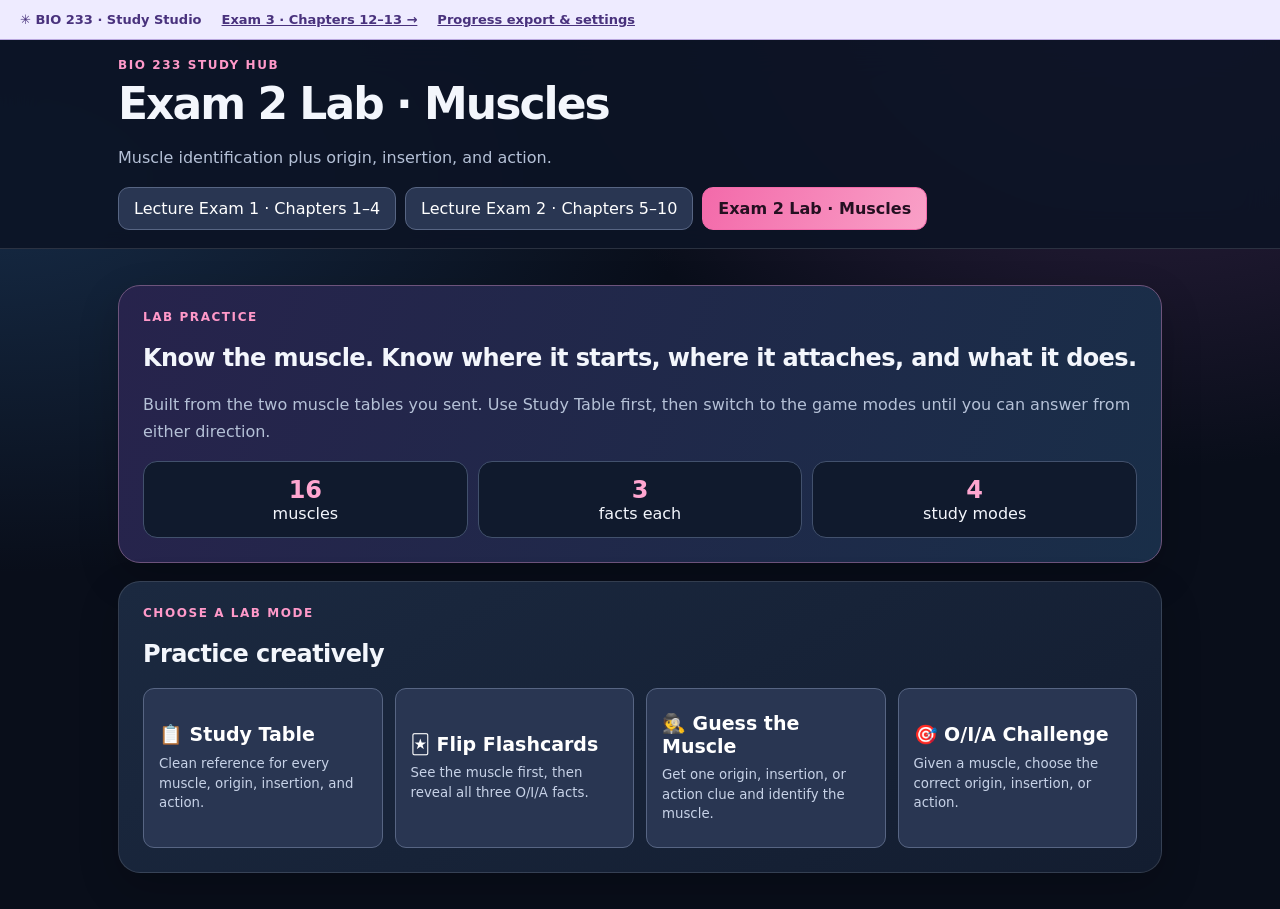
<file: exam2-lab.html>
<!doctype html>
<html lang="en">
<head>
<meta charset="utf-8">
<meta name="viewport" content="width=device-width,initial-scale=1">
<title>BIO 233 · Exam 2 Lab Muscles</title>
<style>
:root{font-family:system-ui,-apple-system,BlinkMacSystemFont,"Segoe UI",sans-serif;color:#f3f6fc;background:#090e1a;--pink:#f36aaa;--pink2:#f9a0c7;--panel:#151e31;--panel2:#111e32;--edge:#40506b;--muted:#b5c1d7;--good:#6fdbb2;--bad:#f1849c}
*{box-sizing:border-box}html{scroll-behavior:smooth}body{margin:0;background:radial-gradient(ellipse at 90% -5%,#382449 0%,transparent 38%),radial-gradient(ellipse at 0% 20%,#162b46 0%,transparent 38%),#090e1a;min-height:100vh}
header{position:sticky;top:0;z-index:20;background:#0d1425eb;backdrop-filter:blur(18px);border-bottom:1px solid #ffffff20}.wrap{max-width:1080px;margin:auto;padding:18px}
h1{margin:6px 0;font-size:clamp(28px,5vw,44px);letter-spacing:-.045em}h2{letter-spacing:-.025em}h3{color:#ffa6d0}.muted{color:var(--muted);line-height:1.65}.tag{color:#ff99c9;font-size:12px;font-weight:800;letter-spacing:.13em;text-transform:uppercase}
.card{background:linear-gradient(150deg,#1b2940,#131d30);border:1px solid #ffffff20;border-radius:22px;padding:24px;margin:18px 0;box-shadow:0 15px 40px #0003}
.hero{background:linear-gradient(110deg,#27234c,#192e48);border:1px solid #6d547c}.grid{display:grid;grid-template-columns:repeat(auto-fit,minmax(220px,1fr));gap:12px}
.nav,.toolbar,.chips{display:flex;gap:9px;flex-wrap:wrap}.nav a,button{font:inherit;color:white;text-decoration:none;border:1px solid #576583;background:#293652;border-radius:11px;padding:11px 15px;cursor:pointer;transition:.16s}
.nav a:hover,button:hover{transform:translateY(-1px);border-color:var(--pink)}.nav a.active,button.primary{background:linear-gradient(110deg,var(--pink),var(--pink2));color:#241021;border-color:var(--pink);font-weight:750}
.hidden{display:none}.stats{display:grid;grid-template-columns:repeat(3,1fr);gap:10px}.stat{padding:14px;border:1px solid #42516d;background:#101a2d;border-radius:14px;text-align:center}.stat strong{display:block;font-size:24px;color:#ffa6d0}
.muscle{background:#111e32;border:1px solid #42516d;border-radius:16px;padding:16px}.muscle h3{margin:0 0 10px}.oia{display:grid;grid-template-columns:repeat(3,1fr);gap:9px}.oia div{background:#17263d;border-radius:10px;padding:10px;line-height:1.45}.oia b{display:block;color:#ffb1d5;margin-bottom:4px}
.mode{min-height:160px;text-align:left}.mode b{font-size:19px}.mode small{display:block;color:#c7d2e7;margin-top:8px;line-height:1.45}
.flash{perspective:1000px;max-width:760px;margin:20px auto}.flash-inner{position:relative;min-height:340px;transition:transform .5s;transform-style:preserve-3d}.flash.flipped .flash-inner{transform:rotateY(180deg)}
.face{position:absolute;inset:0;backface-visibility:hidden;border-radius:22px;padding:28px;background:linear-gradient(145deg,#1d2b44,#151d31);border:1px solid #52617f;display:flex;flex-direction:column;justify-content:center}.back{transform:rotateY(180deg);overflow:auto}.face h2{text-align:center}.back .oia{grid-template-columns:1fr}
.choice{display:block;width:100%;text-align:left;margin:8px 0;padding:14px;line-height:1.45;background:#17263d}.choice.right{border-color:var(--good)!important;background:#173e39!important}.choice.wrong{border-color:var(--bad)!important;background:#46283a!important}
.feedback{margin-top:12px;padding:14px;border-radius:12px;background:#122e32;border:1px solid #3c887c;line-height:1.55}.feedback.bad{background:#362333;border-color:#a65c80}
.pill{display:inline-flex;align-items:center;border:1px solid #73516c;color:#ffb1d5;border-radius:30px;padding:5px 11px;font-size:12px}
.question-meta{display:flex;justify-content:space-between;gap:10px;align-items:center;flex-wrap:wrap}
table{width:100%;border-collapse:collapse;font-size:14px}th,td{border-bottom:1px solid #34425d;text-align:left;vertical-align:top;padding:12px}th{color:#ffb1d5;position:sticky;top:0;background:#151e31}
.tablewrap{overflow:auto;max-height:68vh;border:1px solid #40506b;border-radius:14px}
@media(max-width:700px){header{position:relative}.wrap{padding:14px}.card{padding:18px}.stats,.oia{grid-template-columns:1fr}.nav a{flex:1;text-align:center}.toolbar button{flex:1}.flash-inner{min-height:430px}}
</style>
</head>
<body>
<header><div class="wrap">
<div class="tag">BIO 233 STUDY HUB</div>
<h1>Exam 2 Lab · Muscles</h1>
<p class="muted">Muscle identification plus origin, insertion, and action.</p>
<nav class="nav">
<a href="index.html">Lecture Exam 1 · Chapters 1–4</a>
<a href="lab.html">Lecture Exam 2 · Chapters 5–10</a>
<a href="exam2-lab.html" class="active">Exam 2 Lab · Muscles</a>
</nav>
</div></header>
<main class="wrap">
<section id="home">
<div class="card hero">
<div class="tag">LAB PRACTICE</div><h2>Know the muscle. Know where it starts, where it attaches, and what it does.</h2>
<p class="muted">Built from the two muscle tables you sent. Use Study Table first, then switch to the game modes until you can answer from either direction.</p>
<div class="stats"><div class="stat"><strong>16</strong>muscles</div><div class="stat"><strong>3</strong>facts each</div><div class="stat"><strong>4</strong>study modes</div></div>
</div>
<div class="card"><div class="tag">Choose a lab mode</div><h2>Practice creatively</h2><div class="grid">
<button class="mode" onclick="showStudy()"><b>📋 Study Table</b><small>Clean reference for every muscle, origin, insertion, and action.</small></button>
<button class="mode" onclick="startFlash()"><b>🃏 Flip Flashcards</b><small>See the muscle first, then reveal all three O/I/A facts.</small></button>
<button class="mode" onclick="startGuess()"><b>🕵️ Guess the Muscle</b><small>Get one origin, insertion, or action clue and identify the muscle.</small></button>
<button class="mode" onclick="startOIA()"><b>🎯 O/I/A Challenge</b><small>Given a muscle, choose the correct origin, insertion, or action.</small></button>
</div></div>
</section>
<section id="view" class="hidden"></section>
</main>
<script>
const muscles=[
{name:"Sternocleidomastoid",origin:"Sternum and clavicle",insertion:"Mastoid process of temporal bone",action:"Bilaterally flexes the cervical vertebral column and head; unilaterally laterally flexes and rotates the head to the side opposite the contracting muscle."},
{name:"Trapezius",origin:"Occipital bone, ligamentum nuchae, and spinous processes of thoracic vertebrae",insertion:"Clavicle and scapula (acromion and scapular spine)",action:"Depending on active region: elevates, retracts, depresses, or rotates scapula upward; may elevate clavicle or extend neck."},
{name:"Latissimus dorsi",origin:"Spines of inferior six thoracic vertebrae, lumbar vertebrae, crests of sacrum and ilium, inferior four ribs, and inferior angle of scapula",insertion:"Intertubercular groove of humerus",action:"Extends, adducts, and medially rotates arm at shoulder; draws arm inferiorly and posteriorly."},
{name:"Pectoralis major",origin:"Clavicle (clavicular head), sternum, and cartilages of second to sixth ribs (sternocostal head)",insertion:"Greater tubercle and intertubercular groove of humerus",action:"As a whole adducts and medially rotates arm at shoulder; clavicular head flexes arm at shoulder."},
{name:"Rectus abdominis",origin:"Pubic crest and pubic symphysis",insertion:"Cartilage of fifth to seventh ribs and xiphoid process",action:"Flexes vertebral column, especially lumbar portion, and compresses abdomen to aid defecation, urination, forced expiration, and childbirth."},
{name:"Deltoid",origin:"Anterior fibers: acromial extremity of clavicle; middle fibers: acromion of scapula; posterior fibers: spine of scapula",insertion:"Deltoid tuberosity of humerus",action:"Middle fibers abduct arm; anterior fibers flex and medially rotate arm; posterior fibers extend and laterally rotate arm at shoulder."},
{name:"Biceps brachii",origin:"Long head: supraglenoid tubercle of scapula; short head: coracoid process of scapula",insertion:"Radial tuberosity and bicipital aponeurosis",action:"Flexes forearm at elbow, supinates forearm at radioulnar joints, and flexes arm at shoulder."},
{name:"Triceps brachii",origin:"Long head: inferior to glenoid cavity of scapula; lateral head: posterior humerus superior to radial groove; medial head: posterior humerus inferior to radial groove",insertion:"Olecranon of ulna",action:"Extends forearm at elbow and extends arm at shoulder."},
{name:"Rectus femoris",origin:"Anterior inferior iliac spine",insertion:"Patella via quadriceps tendon and then tibial tuberosity via patellar ligament",action:"Extends leg at knee; rectus femoris also flexes thigh at hip."},
{name:"Vastus medialis",origin:"Linea aspera of femur",insertion:"Patella via quadriceps tendon and then tibial tuberosity via patellar ligament",action:"Extends leg at knee."},
{name:"Vastus lateralis",origin:"Greater trochanter and linea aspera of femur",insertion:"Patella via quadriceps tendon and then tibial tuberosity via patellar ligament",action:"Extends leg at knee."},
{name:"Vastus intermedius",origin:"Anterior and lateral surfaces of body of femur",insertion:"Patella via quadriceps tendon and then tibial tuberosity via patellar ligament",action:"Extends leg at knee."},
{name:"Biceps femoris",origin:"Long head: ischial tuberosity; short head: linea aspera of femur",insertion:"Head of fibula and lateral condyle of tibia",action:"Hamstring action: flexes leg at knee and extends thigh at hip."},
{name:"Semitendinosus",origin:"Ischial tuberosity",insertion:"Proximal part of medial surface of shaft of tibia",action:"Hamstring action: flexes leg at knee and extends thigh at hip."},
{name:"Semimembranosus",origin:"Ischial tuberosity",insertion:"Medial condyle of tibia",action:"Hamstring action: flexes leg at knee and extends thigh at hip."},
{name:"Gastrocnemius",origin:"Lateral and medial condyles of femur and capsule of knee",insertion:"Calcaneus by way of calcaneal (Achilles) tendon",action:"Plantar flexes foot at ankle joint and flexes leg at knee joint."}
];
let current=0,score=0,total=0,flashOrder=[];
const view=document.getElementById("view"),home=document.getElementById("home");
function showOnlyView(){home.classList.add("hidden");view.classList.remove("hidden");scrollTo(0,0)}
function back(){view.classList.add("hidden");home.classList.remove("hidden");scrollTo(0,0)}
function shuf(a){return [...a].sort(()=>Math.random()-.5)}
function showStudy(){
view.innerHTML='<div class="card"><div class="question-meta"><div><div class="tag">REFERENCE MODE</div><h2>Muscle O/I/A Study Table</h2></div><button onclick="back()">← Lab home</button></div><div class="tablewrap"><table><thead><tr><th>Muscle</th><th>Origin</th><th>Insertion</th><th>Action</th></tr></thead><tbody>'+muscles.map(m=>'<tr><td><b>'+m.name+'</b></td><td>'+m.origin+'</td><td>'+m.insertion+'</td><td>'+m.action+'</td></tr>').join('')+'</tbody></table></div></div>';showOnlyView()}
function startFlash(){
flashOrder=shuf(muscles.map((_,i)=>i));current=0;
renderFlash();showOnlyView()}
function renderFlash(){
const m=muscles[flashOrder[current]];
view.innerHTML='<div class="card"><div class="question-meta"><span class="pill">Card '+(current+1)+' / '+flashOrder.length+'</span><button onclick="back()">← Lab home</button></div><div class="flash" id="flash" onclick="this.classList.toggle(\'flipped\')"><div class="flash-inner"><div class="face front"><div class="tag">NAME → O/I/A</div><h2>'+m.name+'</h2><p class="muted" style="text-align:center">Click the card to reveal origin, insertion, and action.</p></div><div class="face back"><h2>'+m.name+'</h2><div class="oia"><div><b>Origin</b>'+m.origin+'</div><div><b>Insertion</b>'+m.insertion+'</div><div><b>Action</b>'+m.action+'</div></div></div></div></div><div class="toolbar" style="justify-content:center"><button onclick="prevFlash()">← Previous</button><button class="primary" onclick="nextFlash()">Next →</button></div></div>'}
function nextFlash(){current=(current+1)%flashOrder.length;renderFlash()}function prevFlash(){current=(current-1+flashOrder.length)%flashOrder.length;renderFlash()}
function distractors(correct,field){return shuf([correct,...shuf(muscles.filter(x=>x!==correct)).slice(0,3)]).map(m=>field==="name"?m.name:m[field])}
function startGuess(){score=0;total=0;renderGuess();showOnlyView()}
function renderGuess(){
const correct=muscles[Math.floor(Math.random()*muscles.length)];
const fields=["origin","insertion","action"];const field=fields[Math.floor(Math.random()*3)];
const opts=distractors(correct,"name");
view.innerHTML='<div class="card"><div class="question-meta"><div><div class="tag">GUESS THE MUSCLE</div><h2>Which muscle matches this '+field+'?</h2></div><span class="pill">Score '+score+' / '+total+'</span></div><div class="muscle"><b style="color:#ffb1d5;text-transform:uppercase">'+field+'</b><p>'+correct[field]+'</p></div><div id="answers">'+opts.map(o=>'<button class="choice" onclick="answerGuess(this,\''+o.replace(/'/g,"\\'")+'\',\''+correct.name.replace(/'/g,"\\'")+'\')">'+o+'</button>').join('')+'</div><div id="feedback"></div><div class="toolbar" style="margin-top:15px"><button onclick="back()">← Lab home</button></div></div>'}
function answerGuess(btn,choice,correct){if(document.querySelector("#answers .right,#answers .wrong"))return;total++;if(choice===correct){score++;btn.classList.add("right");feedback.innerHTML='<div class="feedback">Correct. <b>'+correct+'</b></div>'}else{btn.classList.add("wrong");[...document.querySelectorAll("#answers .choice")].find(x=>x.textContent===correct)?.classList.add("right");feedback.innerHTML='<div class="feedback bad">Correct answer: <b>'+correct+'</b></div>'}feedback.innerHTML+='<div class="toolbar" style="margin-top:12px"><button class="primary" onclick="renderGuess()">Next clue →</button></div>'}
function startOIA(){score=0;total=0;renderOIA();showOnlyView()}
function renderOIA(){
const correct=muscles[Math.floor(Math.random()*muscles.length)];
const fields=["origin","insertion","action"];const field=fields[Math.floor(Math.random()*3)];
const opts=distractors(correct,field);
view.innerHTML='<div class="card"><div class="question-meta"><div><div class="tag">O / I / A CHALLENGE</div><h2>'+correct.name+'</h2></div><span class="pill">Score '+score+' / '+total+'</span></div><p class="muted">Choose the correct <b>'+field+'</b>.</p><div id="answers">'+opts.map((o,i)=>'<button class="choice" onclick="answerOIA(this,'+i+','+JSON.stringify(correct[field]).replace(/"/g,"&quot;")+')">'+o+'</button>').join('')+'</div><div id="feedback"></div><div class="toolbar" style="margin-top:15px"><button onclick="back()">← Lab home</button></div></div>'}
function answerOIA(btn,i,correct){if(document.querySelector("#answers .right,#answers .wrong"))return;total++;const choice=btn.textContent;if(choice===correct){score++;btn.classList.add("right");feedback.innerHTML='<div class="feedback">Correct.</div>'}else{btn.classList.add("wrong");[...document.querySelectorAll("#answers .choice")].find(x=>x.textContent===correct)?.classList.add("right");feedback.innerHTML='<div class="feedback bad">Review this one before moving on.</div>'}feedback.innerHTML+='<div class="toolbar" style="margin-top:12px"><button class="primary" onclick="renderOIA()">Next question →</button></div>'}
</script>
<script src="studio-legacy.js"></script></body>
</html>
</file>
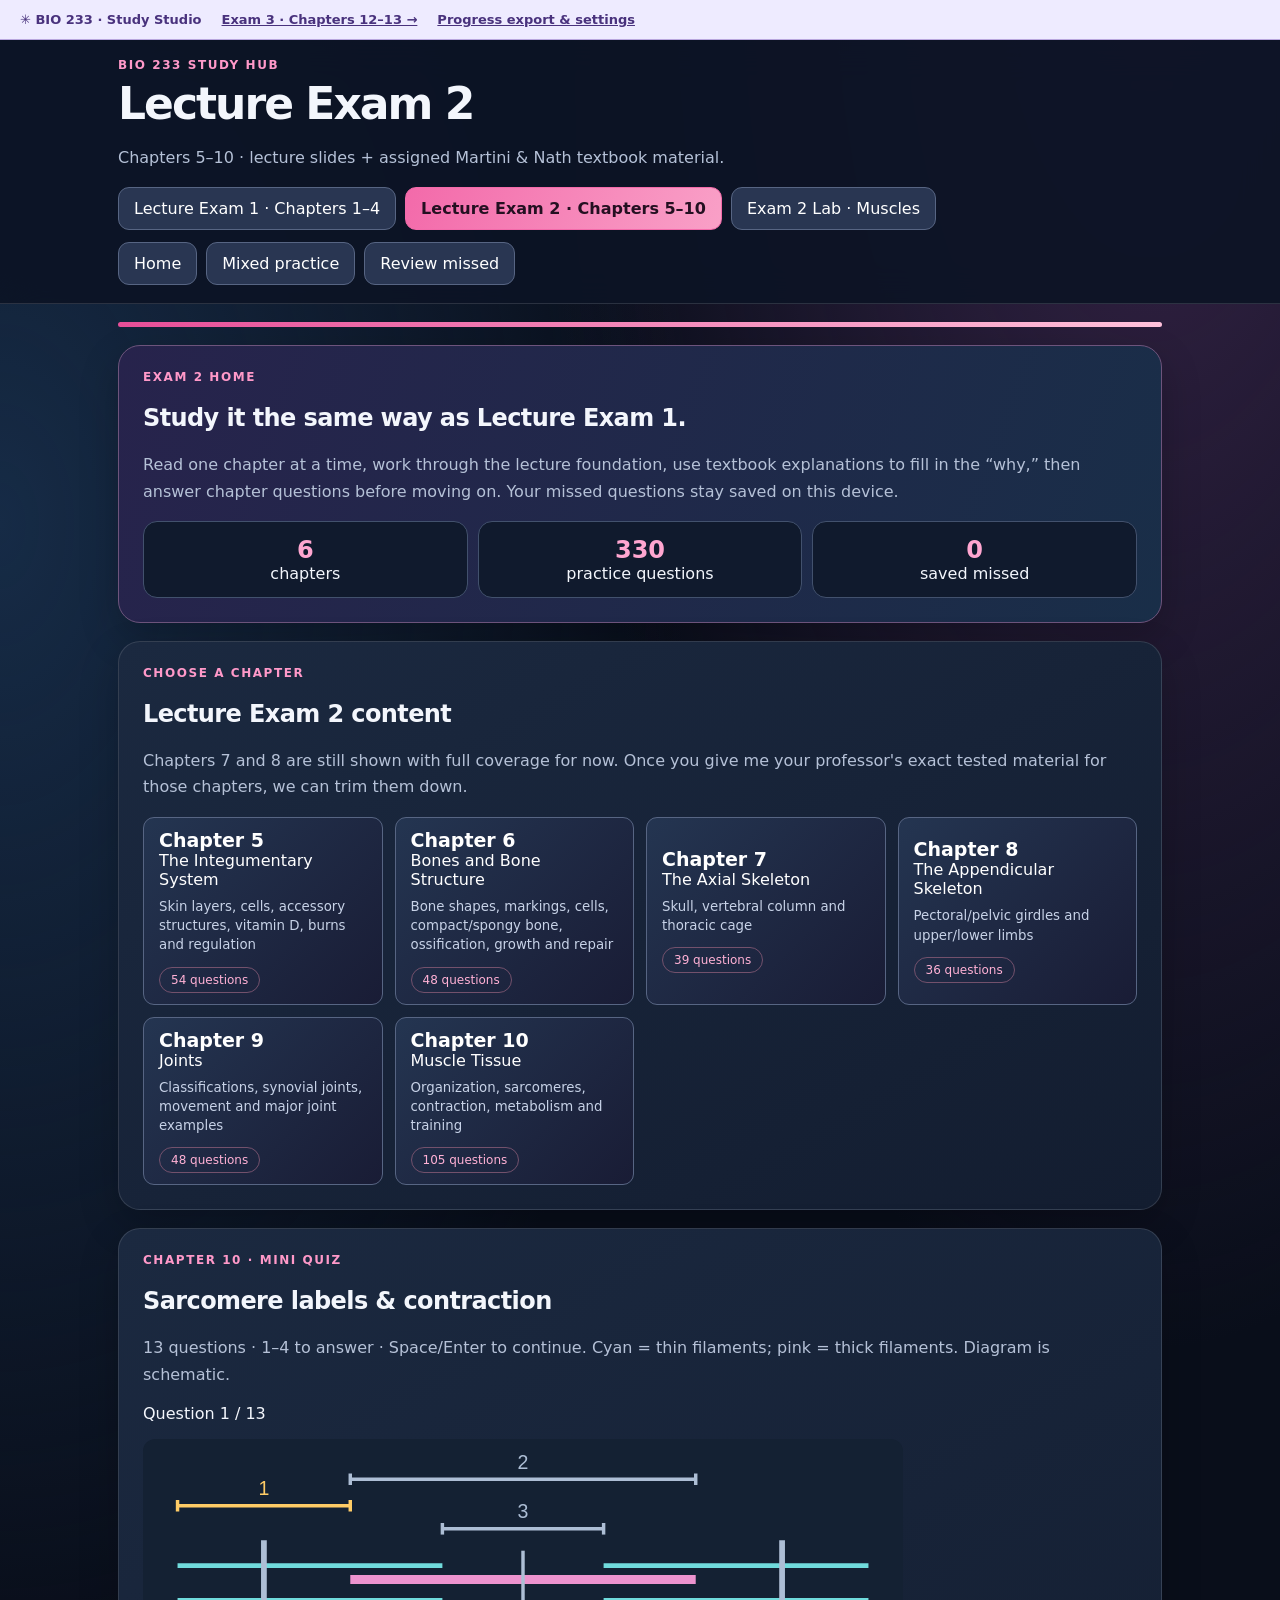
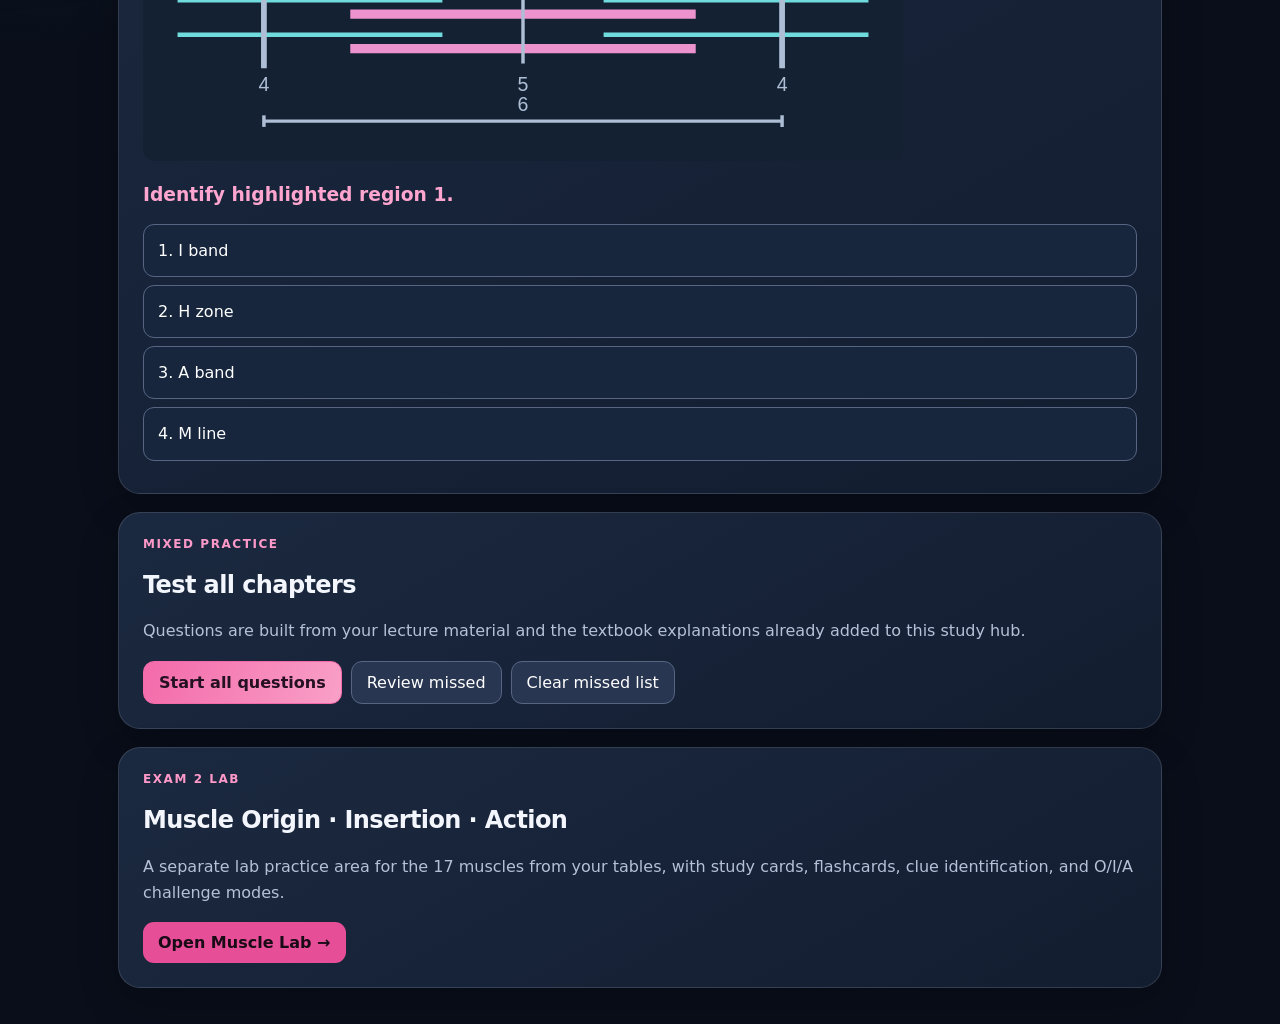
<file: lab.html>
<!doctype html>
<html lang="en">
<head>
<meta charset="utf-8">
<meta name="viewport" content="width=device-width,initial-scale=1">
<title>BIO 233 · Lecture Exam 2</title>
<style>
:root{font-family:system-ui,-apple-system,BlinkMacSystemFont,"Segoe UI",sans-serif;color:#f3f6fc;background:#090e1a;--pink:#f36aaa;--pink2:#f9a0c7;--panel:#151e31;--panel2:#111e32;--edge:#40506b;--muted:#b5c1d7;--good:#6fdbb2;--bad:#f1849c}
*{box-sizing:border-box}html{scroll-behavior:smooth}body{margin:0;background:radial-gradient(ellipse at 90% -5%,#382449 0%,transparent 38%),radial-gradient(ellipse at 0% 20%,#162b46 0%,transparent 38%),#090e1a;min-height:100vh}
header{position:sticky;top:0;z-index:20;background:#0d1425eb;backdrop-filter:blur(18px);border-bottom:1px solid #ffffff20}.wrap{max-width:1080px;margin:auto;padding:18px}
h1{margin:6px 0;font-size:clamp(28px,5vw,44px);letter-spacing:-.045em}h2{letter-spacing:-.025em}h3{color:#ffa6d0}.muted{color:var(--muted);line-height:1.65}.tag{color:#ff99c9;font-size:12px;font-weight:800;letter-spacing:.13em;text-transform:uppercase}
.card{background:linear-gradient(150deg,#1b2940,#131d30);border:1px solid #ffffff20;border-radius:22px;padding:24px;margin:18px 0;box-shadow:0 15px 40px #0003}
.hero{background:linear-gradient(110deg,#27234c,#192e48);border:1px solid #6d547c}.grid{display:grid;grid-template-columns:repeat(auto-fit,minmax(220px,1fr));gap:12px}
.mini{background:#111e32;border:1px solid #42516d;border-radius:14px;padding:16px;line-height:1.55}.mini b{color:#ffa6d0}
.nav,.toolbar,.chips{display:flex;gap:9px;flex-wrap:wrap}.chips{margin:12px 0}.nav a,button{font:inherit;color:white;text-decoration:none;border:1px solid #576583;background:#293652;border-radius:11px;padding:11px 15px;cursor:pointer;transition:.16s}
.nav a:hover,button:hover{transform:translateY(-1px);border-color:var(--pink)}.nav a.active,button.primary{background:linear-gradient(110deg,var(--pink),var(--pink2));color:#241021;border-color:var(--pink);font-weight:750}
.chapter{min-height:142px;text-align:left;background:linear-gradient(135deg,#243551,#191c35)}.chapter b{font-size:19px}.chapter small{display:block;color:#c7d2e7;margin-top:8px;line-height:1.45}
.hidden{display:none}.choice{display:block;width:100%;text-align:left;margin:8px 0;padding:14px;line-height:1.45;background:#17263d}.choice.right{border-color:var(--good)!important;background:#173e39!important}.choice.wrong{border-color:var(--bad)!important;background:#46283a!important}
.feedback{margin-top:12px;padding:14px;border-radius:12px;background:#122e32;border:1px solid #3c887c;line-height:1.55}.feedback.bad{background:#362333;border-color:#a65c80}
.topic{border-left:4px solid var(--pink);padding-left:15px;margin:20px 0}.topic p{line-height:1.7}.topic .mini{margin-top:10px}
.count{display:inline-flex;align-items:center;border:1px solid #73516c;color:#ffb1d5;border-radius:30px;padding:5px 11px;font-size:12px}
#progress{height:5px;background:#303950;position:sticky;top:94px;z-index:18;border-radius:8px;overflow:hidden}#bar{height:100%;width:0;background:linear-gradient(90deg,#e74e98,#ffc1db)}
.stats{display:grid;grid-template-columns:repeat(3,1fr);gap:10px}.stat{padding:14px;border:1px solid #42516d;background:#101a2d;border-radius:14px;text-align:center}.stat strong{display:block;font-size:24px;color:#ffa6d0}
.question-card{margin-top:14px}.question-meta{display:flex;justify-content:space-between;gap:10px;align-items:center;flex-wrap:wrap}
details{background:#19263b;border:1px solid #42516d;border-radius:12px;padding:12px;margin-top:10px}summary{cursor:pointer;font-weight:700}
@media(max-width:650px){header{position:relative}.wrap{padding:14px}.card{padding:18px}.stats{grid-template-columns:1fr}#progress{top:0}.nav a{flex:1;text-align:center}.toolbar button{flex:1}}
</style>
</head>
<body>
<header>
  <div class="wrap">
    <div class="tag">BIO 233 STUDY HUB</div>
    <h1>Lecture Exam 2</h1>
    <p class="muted">Chapters 5–10 · lecture slides + assigned Martini & Nath textbook material.</p>
    <nav class="nav">
      <a href="index.html">Lecture Exam 1 · Chapters 1–4</a>
      <a href="lab.html" class="active">Lecture Exam 2 · Chapters 5–10</a><a href="exam2-lab.html">Exam 2 Lab · Muscles</a>
    </nav>
    <div class="toolbar" style="margin-top:12px">
      <button onclick="showHome()">Home</button>
      <button onclick="startQuiz()">Mixed practice</button>
      <button onclick="reviewMissed()">Review missed</button>
    </div>
  </div>
</header>

<main class="wrap">
<div id="progress"><div id="bar"></div></div>

<section id="home">
  <div class="card hero">
    <div class="tag">Exam 2 Home</div>
    <h2>Study it the same way as Lecture Exam 1.</h2>
    <p class="muted">Read one chapter at a time, work through the lecture foundation, use textbook explanations to fill in the “why,” then answer chapter questions before moving on. Your missed questions stay saved on this device.</p>
    <div class="stats">
      <div class="stat"><strong>6</strong>chapters</div>
      <div class="stat"><strong id="totalQ">0</strong>practice questions</div>
      <div class="stat"><strong id="missedCount">0</strong>saved missed</div>
    </div>
  </div>

  <div class="card">
    <div class="tag">Choose a chapter</div>
    <h2>Lecture Exam 2 content</h2>
    <p class="muted">Chapters 7 and 8 are still shown with full coverage for now. Once you give me your professor's exact tested material for those chapters, we can trim them down.</p>
    <div id="chapters" class="grid"></div>
  </div>

  <div class="card">
    <div class="tag">Mixed Practice</div>
    <h2>Test all chapters</h2>
    <p class="muted">Questions are built from your lecture material and the textbook explanations already added to this study hub.</p>
    <div class="toolbar">
      <button class="primary" onclick="startQuiz()">Start all questions</button>
      <button onclick="reviewMissed()">Review missed</button>
      <button onclick="resetMissed()">Clear missed list</button>
    </div>
  </div>

  <div class="card">
    <div class="tag">Exam 2 Lab</div>
    <h2>Muscle Origin · Insertion · Action</h2>
    <p class="muted">A separate lab practice area for the 17 muscles from your tables, with study cards, flashcards, clue identification, and O/I/A challenge modes.</p>
    <div class="toolbar"><a href="exam2-lab.html" style="display:inline-block;padding:11px 15px;border-radius:11px;background:#e64e98;color:#190b16;font-weight:700;text-decoration:none">Open Muscle Lab →</a></div>
  </div>
</section>

<section id="chapterView" class="hidden"></section>
<section id="quizView" class="hidden"></section>
</main>

<script src="textbook-supplement.js"></script>
<script src="exam2-extra.js"></script>
<script>
const chapters=[
{n:5,title:'The Integumentary System',sub:'Skin layers, cells, accessory structures, vitamin D, burns and regulation',points:[
['Integumentary functions','Physical protection, immune coordination, sensory information, vitamin D3 synthesis, excretion, thermoregulation and lipid storage.'],
['Cutaneous membrane','The cutaneous membrane is epidermis + dermis. The hypodermis is beneath the skin and is not part of the cutaneous membrane.'],
['Epidermis','Keratinized stratified squamous epithelium. Stratum basale is deepest. Thick skin has basale → spinosum → granulosum → lucidum → corneum.'],
['Epidermal cells','Keratinocytes produce keratin; melanocytes produce melanin; tactile/Merkel cells participate in touch; dendritic/Langerhans cells contribute to immune defense.'],
['Dermis','Papillary layer is areolar connective tissue. Reticular layer is dense irregular connective tissue and contains sensory receptors, vessels, glands and follicles.'],
['Accessory structures','Hair follicles, sebaceous glands, sweat glands and nails. Eccrine/merocrine sweat helps cooling; apocrine glands are concentrated in axillary and anogenital regions.'],
['Vitamin D pathway','UV exposure initiates vitamin D3 production in skin → liver processing → kidney activation to calcitriol → increased calcium and phosphate absorption.'],
['Burns and repair','Severe burns compromise the water barrier. Full-thickness burns destroy epidermis and dermis and may require grafting.']
]},
{n:6,title:'Bones and Bone Structure',sub:'Bone shapes, markings, cells, compact/spongy bone, ossification, growth and repair',points:[
['Bone functions','Support, protection, leverage, mineral storage and blood-cell production in marrow.'],
['Bone cells','Osteogenic cells produce osteoblasts; osteoblasts deposit osteoid; osteocytes maintain matrix; osteoclasts resorb matrix.'],
['Long bone anatomy','Diaphysis = shaft; epiphyses = ends; periosteum covers outer bone; endosteum lines internal surfaces and medullary cavity.'],
['Compact bone','Osteons contain concentric lamellae around central canals. Osteocytes sit in lacunae and communicate through canaliculi.'],
['Spongy bone','Organized into trabeculae aligned with stress. It generally lacks true osteons.'],
['Bone markings','Examples include foramen = opening, fossa = shallow depression, condyle = articular projection, tuberosity = rough attachment area.'],
['Ossification','Intramembranous ossification develops directly from mesenchyme. Endochondral ossification replaces a hyaline cartilage model.'],
['Growth and remodeling','Epiphyseal plates lengthen bones; appositional growth increases diameter. Osteoblasts and osteoclasts continuously remodel bone.'],
['Calcium regulation','Low blood calcium stimulates parathyroid hormone. Calcitriol helps increase intestinal calcium absorption.'],
['Fracture repair','Hematoma → soft/internal and external callus → bony callus → remodeling.']
]},
{n:7,title:'The Axial Skeleton',sub:'Skull, vertebral column and thoracic cage',points:[
['Axial overview','The axial skeleton contains 80 bones: skull and associated bones, vertebral column and thoracic cage.'],
['Skull','Eight cranial bones protect the brain; fourteen facial bones form the face. The occipital bone contains the foramen magnum.'],
['Infant skull and sinuses','Fontanelles allow molding and growth. Paranasal sinuses occur in frontal, ethmoid, sphenoid and maxillary bones.'],
['Vertebral regions','7 cervical, 12 thoracic and 5 lumbar vertebrae, plus the sacrum and coccyx.'],
['Special vertebrae','Atlas = C1 and supports the skull. Axis = C2 and has the dens. Cervicals have transverse foramina.'],
['Spinal curves','Thoracic and sacral are primary curves; cervical and lumbar are secondary curves.'],
['Intervertebral discs','Anulus fibrosus = outer ring; nucleus pulposus = gel-like center.'],
['Thoracic cage','Sternum + 12 pairs of ribs. True ribs 1–7 attach directly; ribs 11–12 are floating.']
]},
{n:8,title:'The Appendicular Skeleton',sub:'Pectoral/pelvic girdles and upper/lower limbs',points:[
['Appendicular overview','The appendicular skeleton contains 126 bones and includes the girdles and limbs.'],
['Pectoral girdle','Clavicle + scapula. The glenoid cavity of the scapula receives the humeral head.'],
['Upper limb','Humerus in the arm. Radius is lateral/thumb side; ulna is medial/little-finger side.'],
['Hand','8 carpals, 5 metacarpals and 14 phalanges per hand. The thumb has 2 phalanges.'],
['Pelvic girdle','Each hip bone forms from ilium + ischium + pubis. All three meet at the acetabulum.'],
['Lower limb','Femur in the thigh; patella is sesamoid; tibia is medial/weight-bearing; fibula is lateral.'],
['Foot','7 tarsals, 5 metatarsals and 14 phalanges per foot. Talus meets the tibia; calcaneus forms the heel.'],
['Pelvic differences','Typical female pelvis has a broader inlet/outlet and wider subpubic angle, though individual variation exists.']
]},
{n:9,title:'Joints',sub:'Classifications, synovial joints, movement and major joint examples',points:[
['Functional classes','Synarthrosis = immovable; amphiarthrosis = slightly movable; diarthrosis = freely movable.'],
['Structural classes','Fibrous, cartilaginous and synovial. All synovial joints are diarthroses.'],
['Synovial joint anatomy','Articular cartilage, fibrous capsule, synovial membrane, joint cavity, synovial fluid and ligaments.'],
['Accessory structures','Bursae reduce friction. Menisci improve fit/distribute load. Ligaments connect bone to bone.'],
['Movement terms','Flexion/extension, abduction/adduction, rotation, pronation/supination, dorsiflexion/plantar flexion, inversion/eversion.'],
['Six synovial types','Plane, hinge, pivot, condylar, saddle and ball-and-socket.'],
['Knee, shoulder and hip','Knee menisci and cruciate ligaments aid stability. Shoulder favors mobility; hip favors stability.'],
['Joint injury/aging','Sprain = ligament injury; strain = muscle/tendon injury; dislocation = loss of normal articular contact.']
]},
{n:10,title:'Muscle Tissue',sub:'Organization, sarcomeres, contraction, metabolism and training',points:[
['Muscle functions','Movement, posture/balance, support of soft tissues, guarding entrances/exits and heat production.'],
['Organization','Whole muscle → fascicle → muscle fiber → myofibril → sarcomere → myofilaments.'],
['Connective tissue layers','Epimysium surrounds whole muscle; perimysium surrounds fascicles; endomysium surrounds individual fibers.'],
['Sarcomere','Z line to Z line. Thin filaments contain actin, troponin and tropomyosin; thick filaments contain myosin.'],
['Sliding filament','A band stays the same width; I band and H zone shrink; Z lines move closer. Filaments slide rather than shorten.'],
['Neuromuscular junction','Motor neuron AP → ACh release → motor end plate depolarization → muscle AP. Acetylcholinesterase removes ACh.'],
['Excitation–contraction coupling','AP travels through T tubules → SR releases Ca2+ → Ca2+ binds troponin → tropomyosin shifts → cross-bridges form.'],
['Cross-bridge cycle','Myosin binds actin and power-strokes; ATP binding detaches myosin; ATP hydrolysis re-cocks the head.'],
['Motor units and tension','A motor unit is one motor neuron plus all fibers it innervates. Recruitment activates additional units.'],
['Contraction types','Isometric = tension without length change; concentric = active shortening; eccentric = active lengthening.'],
['ATP and metabolism','Creatine phosphate rapidly regenerates ATP; glycolysis is fast; aerobic metabolism supports prolonged work.'],
['Fiber types and training','Slow oxidative fibers resist fatigue. Fast glycolytic fibers are powerful but fatigue sooner. Resistance training promotes hypertrophy; endurance training improves aerobic capacity.']
]}
];

const baseQs=[
['Which layer is the deepest layer of the epidermis?',['Stratum corneum','Stratum basale','Papillary layer','Reticular layer'],1,'The lecture identifies stratum basale as the deepest epidermal layer.',5],
['Which dermal layer contains many sensory receptors and blood vessels involved in thermoregulation?',['Reticular layer','Stratum lucidum','Stratum basale','Epidermal ridge'],0,'The reticular dermis contains vessels and many sensory structures.',5],
['Calcitriol primarily supports absorption of which ions?',['Sodium and potassium','Calcium and phosphate','Chloride and iron','Magnesium and sodium'],1,'The vitamin D pathway links calcitriol with calcium and phosphate absorption.',5],
['Which bone type includes the patella?',['Flat','Long','Sesamoid','Sutural'],2,'The patella is a sesamoid bone.',6],
['A fossa is best described as a:',['Pointed process','Shallow depression','Large rough projection','Small flat articular surface'],1,'A fossa is a shallow depression.',6],
['Endochondral ossification begins from a model made of:',['Hyaline cartilage','Dense regular CT','Compact bone','Elastic cartilage'],0,'Endochondral ossification begins with a hyaline cartilage model.',6],
['How many bones are in the adult axial skeleton?',['80','126','206','60'],0,'The axial skeleton contains 80 bones.',7],
['Which belongs to the thoracic cage?',['Clavicle','Scapula','Sternum','Hip bone'],2,'The sternum belongs to the thoracic cage.',7],
['The vertebral column includes 24 vertebrae plus the:',['Sternum and ribs','Sacrum and coccyx','Clavicle and scapula','Ilium and ischium'],1,'The vertebral column includes 24 vertebrae plus sacrum and coccyx.',7],
['How many bones are in the appendicular skeleton?',['80','126','206','25'],1,'The appendicular skeleton contains 126 bones.',8],
['Which bones form the pectoral girdles?',['Clavicle and scapula','Radius and ulna','Femur and patella','Ilium and ischium'],0,'Each pectoral girdle consists of clavicle and scapula.',8],
['Which is NOT one of the three main parts of the hip bone?',['Ilium','Ischium','Pubis','Sacrum'],3,'The hip bone consists of ilium, ischium and pubis.',8],
['Which functional joint category is immovable?',['Diarthrosis','Amphiarthrosis','Synarthrosis','Synovial'],2,'Synarthrosis means no movement.',9],
['Which functional joint category allows slight movement?',['Amphiarthrosis','Synarthrosis','Diarthrosis','Gomphosis only'],0,'Amphiarthrosis means slight movement.',9],
['What fills the cavity of a synovial joint?',['Blood','Synovial fluid','Bone marrow','Cerebrospinal fluid'],1,'The synovial joint cavity contains synovial fluid.',9],
['Which connective tissue sheath surrounds an entire skeletal muscle?',['Endomysium','Perimysium','Epimysium','Sarcolemma'],2,'Epimysium surrounds the entire muscle.',10],
['Which sheath surrounds a fascicle?',['Perimysium','Epimysium','Endomysium','Titin'],0,'Perimysium surrounds a fascicle.',10],
['During skeletal muscle contraction, which band stays the same width?',['I band','H band','A band','Z line'],2,'The A band stays the same width during contraction.',10],
['Calcium binds to which protein to begin exposing active sites?',['Myosin','Troponin','Titin','Nebulin'],1,'Ca2+ binds troponin, moving tropomyosin away from actin active sites.',10],
['ACh is released into the:',['Medullary cavity','Synaptic cleft','Joint cavity','Sarcomere'],1,'ACh is released into the synaptic cleft at the neuromuscular junction.',10],
['Calcium used for skeletal muscle contraction is released from the:',['Golgi apparatus','Sarcoplasmic reticulum','Nucleus','Mitochondrial matrix'],1,'The sarcoplasmic reticulum stores and releases Ca2+.',10],
['As a sarcomere contracts, the Z lines:',['Move farther apart','Move closer together','Disappear','Stay fixed'],1,'Z lines move closer together as the sarcomere shortens.',10],
['Which is a Chapter 10 metabolism/training focus?',['Fast and slow fibers','Skin pigmentation','Skull sutures','Bone markings'],0,'The muscle lecture includes fast and slow fiber types and effects of training.',10],
['Which is a function of muscle tissue?',['Produce movement','Synthesize vitamin D3','Form epidermal ridges','Produce synovial fluid'],0,'Production of movement is a major function of muscle tissue.',10]
];

const qs=[...baseQs];
(textbookTopics||[]).forEach(t=>qs.push([t.question,t.options,0,t.notes+' Textbook pp. '+t.pages+'.',t.ch]));
(window.exam2ExtraQuestions||[]).forEach(q=>qs.push(q));

const chapterBox=document.getElementById('chapters');
chapterBox.innerHTML=chapters.map((c,i)=>{
  const n=qs.filter(q=>q[4]===c.n).length;
  return '<button class="chapter" onclick="showChapter('+i+')"><b>Chapter '+c.n+'</b><br>'+c.title+'<small>'+c.sub+'</small><span class="count" style="margin-top:12px">'+n+' questions</span></button>'
}).join('');

let order=[],pos=0,score=0,choiceOrder=[],answered=false,currentChapter=null;
let missed=new Set();
try{missed=new Set(JSON.parse(localStorage.getItem('bio233exam2missed-v2')||'[]').filter(i=>Number.isInteger(i)&&i>=0&&i<qs.length))}catch(e){}
document.getElementById('totalQ').textContent=qs.length;
refreshStats();

function refreshStats(){
  document.getElementById('missedCount').textContent=missed.size;
  document.getElementById('bar').style.width=(qs.length?((qs.length-missed.size)/qs.length*100):0)+'%';
}
function saveMissed(){try{localStorage.setItem('bio233exam2missed-v2',JSON.stringify([...missed]))}catch(e){}refreshStats()}
function showOnly(id){['home','chapterView','quizView'].forEach(x=>document.getElementById(x).classList.toggle('hidden',x!==id));window.scrollTo(0,0)}
function showHome(){showOnly('home')}
function showChapter(i){
  currentChapter=chapters[i];
  const c=currentChapter;
  const v=document.getElementById('chapterView');
  const chapterQuestions=qs.map((q,idx)=>({q,idx})).filter(x=>x.q[4]===c.n);
  const textbook=(textbookTopics||[]).filter(t=>t.ch===c.n);
  v.innerHTML=
    '<div class="card hero"><div class="tag">Chapter '+c.n+([7,8].includes(c.n)?' · full coverage for now':'')+'</div><h2>'+c.title+'</h2><p class="muted">'+c.sub+'</p><div class="toolbar"><button onclick="showHome()">← All chapters</button><button class="primary" onclick="startQuiz('+c.n+')">Practice Chapter '+c.n+' · '+chapterQuestions.length+' questions</button></div></div>'+
    '<div class="card"><div class="tag">Lecture foundation</div><h2>Read • understand • recall</h2>'+
      c.points.map((p,j)=>'<div class="topic"><div class="question-meta"><h3 style="margin:0">Topic '+(j+1)+': '+p[0]+'</h3><span class="count">lecture</span></div><p>'+p[1]+'</p></div>').join('')+
    '</div>'+
    '<div class="card"><div class="tag">Textbook support</div><h2>Fill in the “why”</h2><p class="muted">These are the textbook explanations already paired with your lecture scope.</p>'+
      textbook.map(t=>'<article class="mini" style="margin:14px 0"><div class="question-meta"><h3 style="margin:0">'+t.title+'</h3><span class="count">pp. '+t.pages+'</span></div><p>'+t.notes+'</p><details><summary>Active recall: '+t.question+'</summary><p><b>'+t.options[0]+'</b></p></details></article>').join('')+
    '</div>'+
    '<div class="card"><div class="tag">Chapter practice</div><h2>'+chapterQuestions.length+' questions</h2><p class="muted">Use this after reading the chapter foundation.</p><div class="toolbar"><button class="primary" onclick="startQuiz('+c.n+')">Start Chapter '+c.n+'</button><button onclick="reviewMissed('+c.n+')">Review missed from Chapter '+c.n+'</button></div></div>';
  showOnly('chapterView');
}
function shuffle(a){for(let i=a.length-1;i>0;i--){let j=Math.floor(Math.random()*(i+1));[a[i],a[j]]=[a[j],a[i]]}return a}
function startQuiz(ch){
  order=shuffle(qs.map((_,i)=>i).filter(i=>ch===undefined||qs[i][4]===ch));
  pos=0;score=0;currentChapter=ch||null;renderQ();showOnly('quizView');
}
function reviewMissed(ch){
  order=shuffle([...missed].filter(i=>ch===undefined||qs[i][4]===ch));
  pos=0;score=0;currentChapter=ch||null;renderQ();showOnly('quizView');
}
function resetMissed(){if(confirm('Clear your saved missed-question list for Lecture Exam 2?')){missed.clear();saveMissed()}}
function renderQ(){
  const qv=document.getElementById('quizView');
  answered=false;
  if(!order.length){
    qv.innerHTML='<div class="card"><h2>No missed questions saved'+(currentChapter?' for Chapter '+currentChapter:'')+'.</h2><button onclick="showHome()">Back home</button></div>';
    return;
  }
  if(pos>=order.length){
    const pct=Math.round(score/order.length*100);
    qv.innerHTML='<div class="card hero"><div class="tag">Practice complete</div><h2>'+score+' / '+order.length+' · '+pct+'%</h2><p class="muted">Missed questions are saved on this device so you can review them again.</p><div class="toolbar"><button class="primary" onclick="'+(currentChapter?'startQuiz('+currentChapter+')':'startQuiz()')+'">Try again</button><button onclick="'+(currentChapter?'reviewMissed('+currentChapter+')':'reviewMissed()')+'">Review missed</button><button onclick="'+(currentChapter?'showChapter('+(currentChapter-5)+')':'showHome()')+'">Back</button></div></div>';
    return;
  }
  const id=order[pos],x=qs[id];
  choiceOrder=shuffle(x[1].map((_,i)=>i));
  qv.innerHTML='<div class="card question-card"><div class="question-meta"><div class="tag">Chapter '+x[4]+' · Question '+(pos+1)+' of '+order.length+'</div><span class="count">'+(missed.has(id)?'previously missed':'practice')+'</span></div><h2>'+x[0]+'</h2>'+
    choiceOrder.map((original,i)=>'<button class="choice" onclick="pick('+original+',this)">'+String.fromCharCode(65+i)+'. '+x[1][original]+'</button>').join('')+
    '<div id="fb"></div></div>';
}
function pick(i,b){
  if(answered)return;
  answered=true;
  const id=order[pos],x=qs[id],buttons=[...document.querySelectorAll('#quizView .choice')];
  buttons.forEach(z=>z.disabled=true);
  buttons[choiceOrder.indexOf(x[2])].classList.add('right');
  const correct=i===x[2];
  if(correct){score++;missed.delete(id)}else{b.classList.add('wrong');missed.add(id)}
  saveMissed();
  document.getElementById('fb').innerHTML='<div class="feedback '+(correct?'':'bad')+'"><b>'+(correct?'✓ Correct':'Correct answer: '+x[1][x[2]])+'</b><p><strong>Why:</strong> '+x[3]+'</p><button class="primary" onclick="pos++;renderQ()">Next →</button></div>';
}
</script>
<script>
(function(){
const facts={
'I band':'The I band contains thin filaments without thick filaments and is bisected by a Z line. It narrows during contraction and widens as the sarcomere lengthens.',
'H zone':'The H zone (H band) is the central part of the A band containing thick filaments without thin-filament overlap. It narrows during contraction and may disappear.',
'A band':'The A band spans the entire length of the thick filaments, including overlap regions. Its width stays the same during contraction.',
'Z line':'A Z line anchors thin filaments and marks a sarcomere boundary. Adjacent Z lines move closer during contraction.',
'M line':'The M line lies at the center of the sarcomere and helps align and anchor thick filaments.',
'Sarcomere':'One sarcomere extends from one Z line to the next. It shortens during contraction.',
'Overlap':'Overlap between thick and thin filaments increases during contraction as thin filaments slide toward the M line.',
'Filament length':'Actin and myosin filaments retain their individual lengths during contraction; they slide past one another.'
};
const items=[
['Identify highlighted region 1.', ['I band','H zone','A band','M line'],0,'1'],
['Identify highlighted region 2.', ['I band','A band','H zone','Z line'],1,'2'],
['Identify highlighted region 3.', ['M line','Z line','H zone','I band'],2,'3'],
['Identify highlighted structure 4.', ['A band','H zone','M line','Z line'],3,'4'],
['Identify highlighted structure 5.', ['M line','I band','Z line','A band'],0,'5'],
['Identify highlighted span 6.', ['H zone','Sarcomere','I band','A band'],1,'6'],
['During contraction, what happens to the I band?', ['Widens','Stays the same width','Narrows','Disappears in every contraction'],2,'1'],
['During contraction, what happens to the H zone?', ['Widens','Narrows and may disappear','Stays the same width','Becomes the entire A band'],1,'3'],
['During contraction, what happens to the A band?', ['Narrows','Widens','Disappears','Stays the same width'],3,'2'],
['During contraction, what happens to adjacent Z lines?', ['Move closer together','Move farther apart','Disappear','Turn into M lines'],0,'4'],
['What becomes wider during contraction?', ['A band','I band','Region of thick–thin filament overlap','H zone'],2,'overlap'],
['During contraction, what happens to actin and myosin filament lengths?', ['Both shorten','Both lengthen','Only myosin shortens','Both remain the same'],3,'filaments'],
['As a shortened sarcomere lengthens toward its resting length, which regions widen?', ['A band and thick filaments','I band and H zone','M line and myosin filaments','Actin and myosin filaments'],1,'relax']
];
let at=0,answeredMini=false,miniScore=0;
const host=document.createElement('div');host.id='sarcomereMini';host.className='card';
const chapterGrid=document.getElementById('chapters');chapterGrid.parentElement.insertAdjacentElement('afterend',host);
function diagram(active){
const color=n=>active===n?'#ffcc66':'#adbed5';
let svg='<svg viewBox="0 0 660 280" role="img" aria-label="Sarcomere schematic: thin filaments extend inward from Z lines; thick filaments span the central A band" style="width:100%;max-width:760px;background:#142133;border-radius:12px">';
function line(x,y,x2,y2,c,w=3){svg+='<line x1="'+x+'" y1="'+y+'" x2="'+x2+'" y2="'+y2+'" stroke="'+c+'" stroke-width="'+w+'"/>'}
function text(x,y,t,c){svg+='<text x="'+x+'" y="'+y+'" text-anchor="middle" fill="'+c+'" font-size="17" font-family="sans-serif">'+t+'</text>'}
function bracket(x,x2,y,n){const c=color(n);line(x,y,x2,y,c);line(x,y-5,x,y+5,c);line(x2,y-5,x2,y+5,c);text((x+x2)/2,y-9,n,c)}
// Partial neighboring sarcomeres show the full I band straddling the left Z line.
for(const y of [110,140,170]){line(30,y,260,y,'#70dbdc',4);line(400,y,630,y,'#70dbdc',4)}
for(const y of [122,152,182])line(180,y,480,y,'#ec93ce',8);
line(105,88,105,199,color('4'),5);line(555,88,555,199,color('4'),5);line(330,97,330,195,color('5'),3);
bracket(30,180,58,'1');bracket(180,480,35,'2');bracket(260,400,78,'3');bracket(105,555,245,'6');
text(105,219,'4',color('4'));text(330,219,'5',color('5'));text(555,219,'4',color('4'));
svg+='</svg>';return svg;
}
function render(){
answeredMini=false;
host.innerHTML='<div class="tag">Chapter 10 · Mini quiz</div><h2>Sarcomere labels & contraction</h2><p class="muted">13 questions · 1–4 to answer · Space/Enter to continue. Cyan = thin filaments; pink = thick filaments. Diagram is schematic.</p>';
if(at===items.length){host.innerHTML+='<h3>'+miniScore+' / '+items.length+' correct</h3><p><b>Narrower:</b> I band and H zone. <b>Same width:</b> A band. <b>Wider:</b> filament overlap. Z lines move closer; filament lengths stay the same.</p><button class="primary" id="sarRestart">Try again</button>';host.querySelector('button').onclick=()=>{at=0;miniScore=0;render()};return}
const q=items[at];host.innerHTML+='<p>Question '+(at+1)+' / '+items.length+'</p>'+diagram(q[3])+'<h3>'+q[0]+'</h3>'+q[1].map((a,i)=>'<button class="choice" data-mini="'+i+'">'+(i+1)+'. '+a+'</button>').join('')+'<div id="sarFeedback" aria-live="polite"></div>';
host.querySelectorAll('[data-mini]').forEach(b=>b.onclick=()=>choose(Number(b.dataset.mini)));
}
function choose(i){
if(answeredMini)return;answeredMini=true;
const q=items[at];if(i===q[2])miniScore++;
host.querySelectorAll('[data-mini]').forEach((b,k)=>{b.disabled=true;if(k===q[2])b.classList.add('right');else if(k===i)b.classList.add('wrong')});
let keys=q[3]==='overlap'?['Overlap','A band','I band','H zone']:q[3]==='filaments'?['Filament length']:q[3]==='relax'?['I band','H zone','A band']:q[3]==='6'?['Sarcomere']:q[3]==='4'?['Z line']:q[3]==='5'?['M line']:q[3]==='1'?['I band']:q[3]==='2'?['A band']:['H zone'];
if(at<6)keys=q[1];
host.querySelector('#sarFeedback').innerHTML='<div class="feedback"><b>'+(i===q[2]?'✓ Correct':'Answer: '+q[1][q[2]])+'</b>'+keys.map(k=>'<p><b>'+k+':</b> '+facts[k]+'</p>').join('')+'<button class="primary" id="sarNext">Next →</button></div>';
host.querySelector('#sarNext').onclick=()=>{at++;render()};
}
document.addEventListener('keydown',e=>{
if(e.ctrlKey||e.metaKey||e.altKey||e.target.closest('input,textarea,select,[contenteditable]'))return;
if(!host.getClientRects().length||at>=items.length)return;
// On the home page, these keys belong to this mini quiz.
if(!/^[1-4]$/.test(e.key)&&e.key!==' '&&e.key!=='Enter')return;
e.preventDefault();e.stopImmediatePropagation();if(e.repeat)return;
if(/^[1-4]$/.test(e.key))choose(Number(e.key)-1);
else if(answeredMini)host.querySelector('#sarNext').click();
},true);
render();
})();
</script>

<script src="studio-legacy.js"></script></body>
</html>
</file>
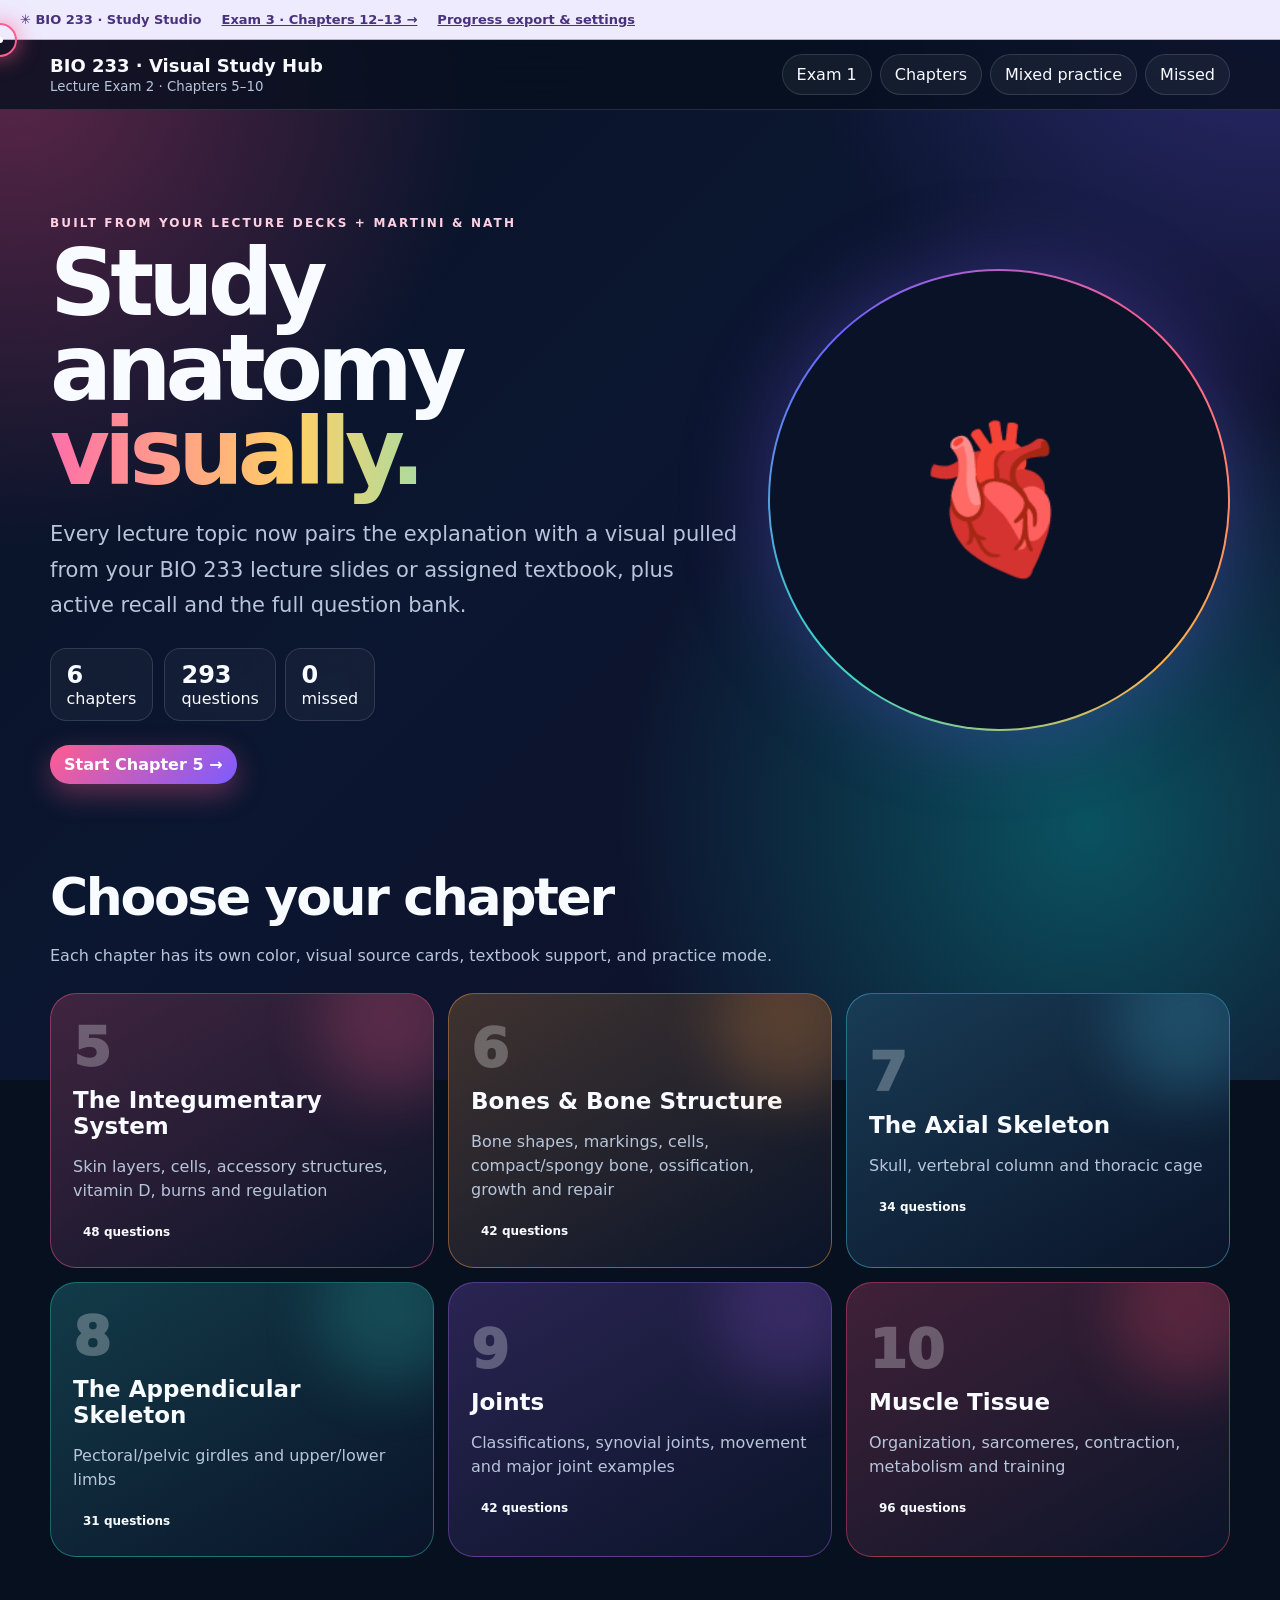
<file: modern.html>
<!DOCTYPE html><html lang="en"><head><meta charset="utf-8"><meta name="viewport" content="width=device-width,initial-scale=1"><title>BIO 233 · Visual Study Hub</title><link href="modern.css" rel="stylesheet"></head><body><div id="progress"></div><div id="cursor"></div><div id="cursorDot"></div><header><div class="wrap head"><div class="brand"><b>BIO 233 · Visual Study Hub</b><small>Lecture Exam 2 · Chapters 5–10</small></div><nav><a class="navbtn" href="index.html">Exam 1</a><button onclick="showHome()">Chapters</button><button onclick="startQuiz()">Mixed practice</button><button onclick="reviewMissed()">Missed</button></nav></div></header><main class="wrap"><section id="home"><div class="hero"><div><div class="eyebrow">Built from your lecture decks + Martini & Nath</div><h1>Study anatomy <span>visually.</span></h1><p class="lead">Every lecture topic now pairs the explanation with a visual pulled from your BIO 233 lecture slides or assigned textbook, plus active recall and the full question bank.</p><div class="stats"><div class="stat"><b>6</b>chapters</div><div class="stat"><b id="totalQ">0</b>questions</div><div class="stat"><b id="missedCount">0</b>missed</div></div><button class="primary" onclick="showChapter(0)">Start Chapter 5 →</button></div><div class="orb"><div>🫀</div></div></div><h2 class="section-title">Choose your chapter</h2><p class="muted">Each chapter has its own color, visual source cards, textbook support, and practice mode.</p><div class="chapter-grid" id="chapters"></div></section><section class="hidden" id="chapterView"></section><section class="hidden" id="quizView"></section></main><div class="hidden" id="modal"><button onclick="closeModal()">Close ✕</button><div class="zoom"></div></div><script src="textbook-supplement.js"></script><script src="exam2-extra.js"></script><script src="modern-data.js"></script><script src="modern-app.js"></script><script src="studio-legacy.js"></script></body></html>
</file>
<file: modern.css>
:root{--bg:#07101f;--ink:#f8fbff;--muted:#b7c5da;--panel:rgba(10,22,42,.72);--line:rgba(255,255,255,.13);--accent:#ff5d8f;--accent2:#7c5cff;font-family:Inter,ui-sans-serif,system-ui,-apple-system,BlinkMacSystemFont,"Segoe UI",sans-serif}*{box-sizing:border-box}html{scroll-behavior:smooth}body{margin:0;color:var(--ink);background:#07101f;min-height:100vh;overflow-x:hidden}body:before{content:"";position:fixed;inset:-20%;z-index:-3;background:radial-gradient(circle at 15% 20%,#ff4d8d55,transparent 26%),radial-gradient(circle at 85% 10%,#735cff55,transparent 25%),radial-gradient(circle at 75% 80%,#00d4c855,transparent 28%),linear-gradient(135deg,#07101f,#0b1630 48%,#120d28);animation:bgmove 18s ease-in-out infinite alternate}body:after{content:"";position:fixed;inset:0;z-index:-2;opacity:.17;background-image:linear-gradient(#ffffff08 1px,transparent 1px),linear-gradient(90deg,#ffffff08 1px,transparent 1px);background-size:42px 42px;mask-image:linear-gradient(to bottom,black,transparent 90%)}@keyframes bgmove{to{transform:translate3d(5%,-3%,0) scale(1.08);filter:hue-rotate(24deg)}}.wrap{width:min(1180px,calc(100% - 28px));margin:auto}header{position:sticky;top:0;z-index:30;background:#07101fcc;backdrop-filter:blur(20px);border-bottom:1px solid var(--line)}.head{display:flex;gap:16px;align-items:center;justify-content:space-between;padding:14px 0}.brand b{font-size:18px}.brand small{display:block;color:var(--muted);margin-top:3px}nav{display:flex;gap:8px;flex-wrap:wrap}a,button{font:inherit}.navbtn,button{border:1px solid var(--line);background:#ffffff0d;color:var(--ink);padding:10px 14px;border-radius:999px;text-decoration:none;cursor:pointer;transition:.22s ease}button:hover,.navbtn:hover{transform:translateY(-2px);border-color:var(--accent);background:#ffffff16}.primary{background:linear-gradient(135deg,var(--accent),var(--accent2));border:0;font-weight:800;color:white;box-shadow:0 10px 28px color-mix(in srgb,var(--accent) 35%,transparent)}main{padding:30px 0 80px}.hero{padding:clamp(28px,7vw,76px) 0 28px;display:grid;grid-template-columns:1.2fr .8fr;gap:26px;align-items:center}.eyebrow{text-transform:uppercase;letter-spacing:.18em;font-size:12px;font-weight:900;color:#ffd0e1}h1{font-size:clamp(46px,8vw,92px);line-height:.92;letter-spacing:-.065em;margin:12px 0 18px}h1 span{background:linear-gradient(90deg,#ff6ea9,#ffd166,#58e6d9,#8a7dff);-webkit-background-clip:text;color:transparent;background-size:200%;animation:shine 7s linear infinite}@keyframes shine{to{background-position:200%}}.lead{font-size:clamp(17px,2vw,21px);line-height:1.7;color:var(--muted);max-width:720px}.orb{aspect-ratio:1;border-radius:50%;background:conic-gradient(from 45deg,#ff5d8f,#ffb347,#38d9c5,#6c63ff,#ff5d8f);padding:2px;animation:float 6s ease-in-out infinite;box-shadow:0 0 90px #7c5cff55}.orb>div{height:100%;border-radius:50%;background:#091226;display:grid;place-items:center;font-size:clamp(70px,12vw,145px)}@keyframes float{50%{transform:translateY(-12px) rotate(3deg)}}.stats{display:flex;gap:10px;flex-wrap:wrap;margin:24px 0}.stat{padding:12px 16px;border:1px solid var(--line);background:#ffffff0a;border-radius:16px;backdrop-filter:blur(12px)}.stat b{display:block;font-size:24px}.section-title{font-size:clamp(30px,5vw,52px);letter-spacing:-.045em;margin:55px 0 8px}.muted{color:var(--muted);line-height:1.65}.chapter-grid{display:grid;grid-template-columns:repeat(3,1fr);gap:14px;margin-top:24px}.chapter{position:relative;text-align:left;min-height:210px;padding:22px;border-radius:26px;overflow:hidden;background:linear-gradient(150deg,color-mix(in srgb,var(--c) 22%,#0a1429),#0a1429);border:1px solid color-mix(in srgb,var(--c) 45%,transparent)}.chapter:before{content:"";position:absolute;width:150px;height:150px;border-radius:50%;right:-35px;top:-45px;background:var(--c);filter:blur(30px);opacity:.22}.chapter .num{font-size:54px;font-weight:950;opacity:.28}.chapter h3{font-size:23px;margin:8px 0}.chapter p{color:var(--muted);line-height:1.5}.chapter:hover{transform:translateY(-6px) scale(1.01);box-shadow:0 18px 50px #0006}.chapter-view{--accent:var(--chapter);--accent2:color-mix(in srgb,var(--chapter) 55%,#765cff)}.chapter-hero{padding:36px;border:1px solid color-mix(in srgb,var(--chapter) 50%,transparent);border-radius:30px;background:linear-gradient(135deg,color-mix(in srgb,var(--chapter) 22%,#0a1429),#0a1429);margin-bottom:22px}.chapter-hero h2{font-size:clamp(38px,7vw,70px);letter-spacing:-.05em;margin:8px 0}.topic-list{display:grid;gap:18px}.topic-card{display:grid;grid-template-columns:minmax(260px,.85fr) 1.15fr;gap:22px;padding:18px;border:1px solid var(--line);border-radius:26px;background:rgba(9,19,38,.78);backdrop-filter:blur(16px);opacity:0;transform:translateY(24px);transition:opacity .55s,transform .55s,border-color .25s}.topic-card.show{opacity:1;transform:none}.topic-card:hover{border-color:color-mix(in srgb,var(--chapter) 60%,white 10%)}.topic-visual{aspect-ratio:16/9;border-radius:18px;background-repeat:no-repeat;background-color:#f7f4ef;background-size:100% var(--spriteSize);background-position:center var(--spritePos);position:relative;overflow:hidden;cursor:zoom-in;box-shadow:inset 0 0 0 1px #ffffff20}.topic-visual:after{content:"Tap to enlarge";position:absolute;right:8px;bottom:8px;padding:6px 9px;border-radius:999px;background:#07101fdd;color:white;font-size:11px;opacity:.85}.topic-copy{padding:4px 4px 4px 0}.topic-copy h3{font-size:27px;margin:6px 0 10px}.topic-copy p{line-height:1.75;color:#dbe6f5}.source{display:inline-flex;align-items:center;gap:7px;font-size:12px;font-weight:800;padding:6px 10px;border-radius:999px;background:color-mix(in srgb,var(--chapter) 16%,transparent);color:color-mix(in srgb,var(--chapter) 65%,white)}.source.book:before{content:"📖"}.source.slide:before{content:"🖥️"}.recall{margin-top:13px;padding:13px 14px;border-radius:14px;background:#ffffff08;border:1px solid var(--line)}.recall summary{cursor:pointer;font-weight:800}.textbook-grid{display:grid;grid-template-columns:repeat(2,1fr);gap:12px}.mini{padding:18px;border:1px solid var(--line);border-radius:20px;background:#ffffff08}.mini h4{font-size:19px;margin:0 0 8px}.quiz-card{max-width:850px;margin:40px auto;padding:28px;border:1px solid var(--line);border-radius:28px;background:#0a1429dd;backdrop-filter:blur(18px)}.choice{display:block;width:100%;text-align:left;margin:9px 0;padding:15px 17px;border-radius:16px}.choice.right{background:#163c36;border-color:#56d6a8}.choice.wrong{background:#482337;border-color:#ff6b9d}.feedback{margin-top:15px;padding:16px;border-radius:16px;background:#ffffff0a;line-height:1.6}.hidden{display:none!important}#progress{height:3px;position:fixed;top:0;left:0;z-index:99;background:linear-gradient(90deg,#ff5d8f,#ffd166,#45e0d0,#7c5cff);width:0}#cursor,#cursorDot{position:fixed;pointer-events:none;z-index:9999;border-radius:50%;transform:translate(-50%,-50%);display:none}#cursor{width:34px;height:34px;border:2px solid var(--accent);box-shadow:0 0 22px color-mix(in srgb,var(--accent) 70%,transparent);transition:width .16s,height .16s}#cursorDot{width:6px;height:6px;background:#fff}body.cursor-on *{cursor:none!important}body.cursor-on #cursor,body.cursor-on #cursorDot{display:block}#modal{position:fixed;inset:0;z-index:100;background:#020711eF;display:grid;place-items:center;padding:20px}#modal .zoom{width:min(900px,94vw);aspect-ratio:16/9;border-radius:22px;background-repeat:no-repeat;background-size:100% var(--spriteSize);background-position:center var(--spritePos);background-color:#f7f4ef;box-shadow:0 30px 100px #000}#modal button{position:absolute;right:20px;top:20px}.backrow{display:flex;gap:10px;flex-wrap:wrap;margin-bottom:18px}@media(max-width:850px){.hero{grid-template-columns:1fr}.orb{display:none}.chapter-grid{grid-template-columns:1fr 1fr}.topic-card{grid-template-columns:1fr}.textbook-grid{grid-template-columns:1fr}}@media(max-width:560px){.head{align-items:flex-start;flex-direction:column}.chapter-grid{grid-template-columns:1fr}.topic-card{padding:13px}.chapter-hero{padding:24px}h1{font-size:52px}}@media(prefers-reduced-motion:reduce){*{animation:none!important;scroll-behavior:auto!important}.topic-card{opacity:1;transform:none}}
</file>
